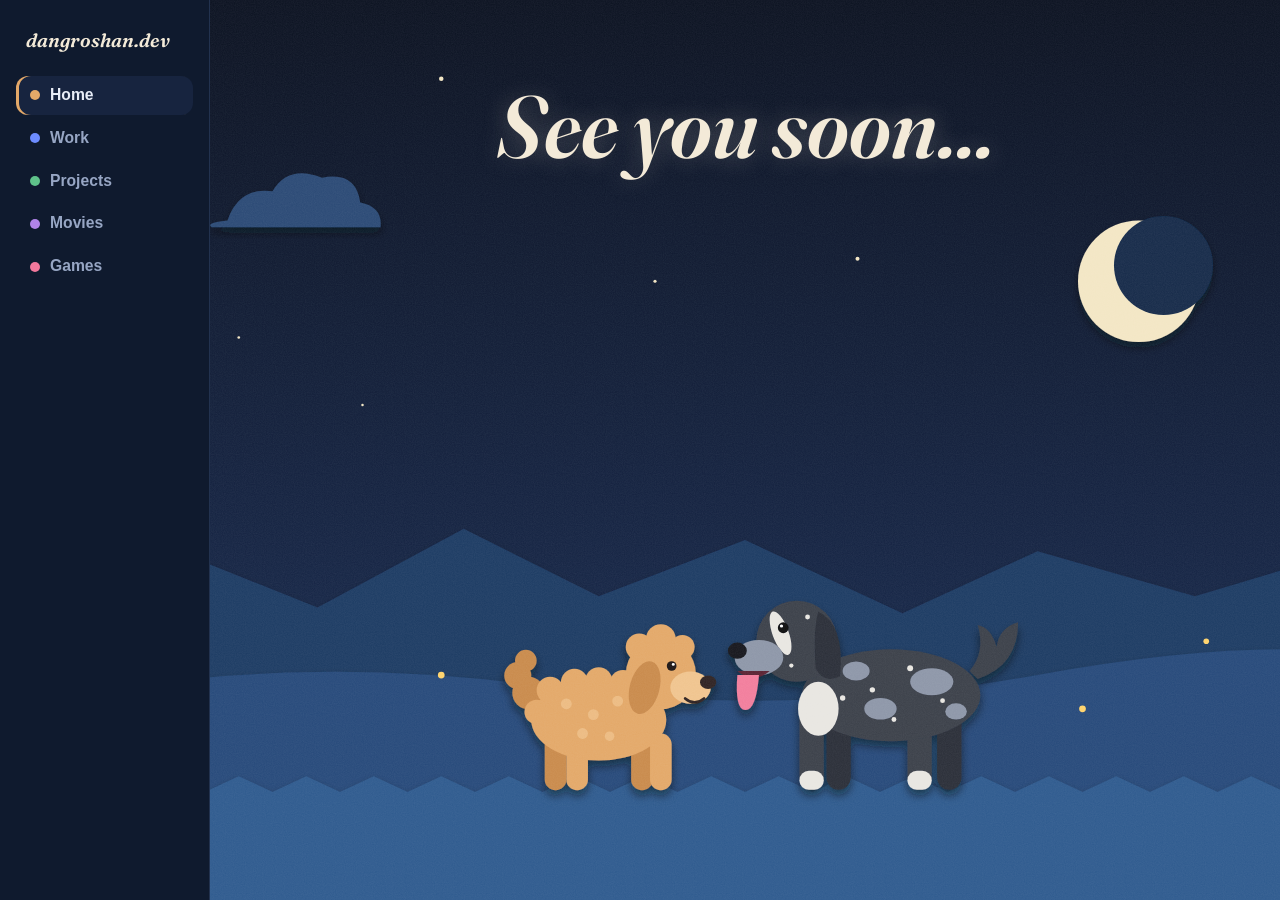
<file: index.html>
<!doctype html>
<!-- Generated by tools/build_placeholders.py — edit that, not this file. -->
<html lang="en">
<head>
  <meta charset="utf-8">
  <meta name="viewport" content="width=device-width, initial-scale=1">
  <meta name="color-scheme" content="dark">
  <title>Dan Groshan</title>
  <meta name="description" content="See you soon...">
  <link rel="icon" href="favicon.svg" type="image/svg+xml">
  <link rel="preconnect" href="https://fonts.googleapis.com">
  <link rel="preconnect" href="https://fonts.gstatic.com" crossorigin>
  <link href="https://fonts.googleapis.com/css2?family=Fraunces:ital,opsz,wght@1,9..144,600&display=swap" rel="stylesheet">
  <link rel="stylesheet" href="style.css">
</head>
<body class="page-home">
  <aside class="sidebar">
    <a class="brand" href="./">dangroshan.dev</a>
    <nav class="nav" aria-label="Pages">
      <a href="./" style="--c:var(--home)" aria-current="page"><span class="dot"></span>Home</a>
      <a href="work/" style="--c:var(--work)"><span class="dot"></span>Work</a>
      <a href="projects/" style="--c:var(--projects)"><span class="dot"></span>Projects</a>
      <a href="movies/" style="--c:var(--movies)"><span class="dot"></span>Movies</a>
      <a href="games/" style="--c:var(--games)"><span class="dot"></span>Games</a>
    </nav>
  </aside>

  <main>
    <div class="headline">
      <h1>See you soon...</h1>
    </div>
    <svg viewBox="0 0 1200 800" preserveAspectRatio="xMidYMax slice" role="img" aria-label="Paper cutout of Noodles and Shady face to face under the moon">
      <defs>
        <filter id="paper" x="-10%" y="-10%" width="120%" height="130%">
          <feDropShadow dx="0" dy="5" stdDeviation="4" flood-color="#030712" flood-opacity=".55"/>
        </filter>
      </defs>

      <circle class="twinkle" cx="90" cy="90" r="1.6" fill="#f3e6c4" style="animation-delay:-0.00s"/>
      <circle class="twinkle" cx="330" cy="70" r="2" fill="#f3e6c4" style="animation-delay:-0.37s"/>
      <circle class="twinkle" cx="520" cy="250" r="1.4" fill="#f3e6c4" style="animation-delay:-0.74s"/>
      <circle class="twinkle" cx="150" cy="300" r="1.2" fill="#f3e6c4" style="animation-delay:-1.11s"/>
      <circle class="twinkle" cx="700" cy="230" r="1.8" fill="#f3e6c4" style="animation-delay:-1.48s"/>
      <circle class="twinkle" cx="1090" cy="170" r="1.3" fill="#f3e6c4" style="animation-delay:-1.85s"/>
      <circle class="twinkle" cx="1150" cy="60" r="1.5" fill="#f3e6c4" style="animation-delay:-2.22s"/>
      <circle class="twinkle" cx="260" cy="360" r="1.1" fill="#f3e6c4" style="animation-delay:-0.19s"/>
      <circle class="twinkle" cx="1140" cy="400" r="1.2" fill="#f3e6c4" style="animation-delay:-0.56s"/>
      <circle class="twinkle" cx="80" cy="420" r="1.5" fill="#f3e6c4" style="animation-delay:-0.93s"/>
      <circle class="twinkle" cx="40" cy="200" r="1.1" fill="#f3e6c4" style="animation-delay:-1.30s"/>
      <g filter="url(#paper)"><circle cx="950" cy="250" r="54" fill="#f3e6c4"/><circle cx="972" cy="236" r="44" fill="#12294a"/></g>
      <g filter="url(#paper)"><path transform="translate(140 170) scale(1)" d="M0 26 q10 -30 40 -26 q14 -24 44 -12 q30 -6 34 22 q20 4 18 22 h-150 q-6 -4 14 -6z" fill="#2b4a75"/></g>
      <g filter="url(#paper)"><path d="M0 560 L120 500 L220 540 L350 470 L470 530 L600 480 L740 545 L860 490 L1000 530 L1200 470 V800 H0Z" fill="#1d3a63"/></g>
      <g filter="url(#paper)"><path d="M0 620 Q200 580 420 610 T860 600 T1200 590 V800 H0Z" fill="#26497a"/></g>
      <g filter="url(#paper)"><path d="M0 704 L30 690 L60 704 L90 690 L120 704 L150 690 L180 704 L210 690 L240 704 L270 690 L300 704 L330 690 L360 704 L390 690 L420 704 L450 690 L480 704 L510 690 L540 704 L570 690 L600 704 L630 690 L660 704 L690 690 L720 704 L750 690 L780 704 L810 690 L840 704 L870 690 L900 704 L930 690 L960 704 L990 690 L1020 704 L1050 690 L1080 704 L1110 690 L1140 704 L1170 690 L1200 704 V800 H0Z" fill="#2f5a8e"/></g>
      <g fill="#ffd36b">
        <circle class="twinkle" cx="330" cy="600" r="3" style="animation-duration:1.7s"/>
        <circle class="twinkle" cx="900" cy="630" r="3" style="animation-duration:2.1s;animation-delay:-.8s"/>
        <circle class="twinkle" cx="1010" cy="570" r="2.5" style="animation-duration:1.4s;animation-delay:-.3s"/>
      </g>
      <g filter="url(#paper)"><g transform="translate(470 640) scale(1.2)">
        <g class="wag">
          <circle cx="-52" cy="-20" r="12" fill="#c98a4c"/><circle cx="-60" cy="-33" r="10" fill="#c98a4c"/><circle cx="-54" cy="-44" r="8" fill="#c98a4c"/>
        </g>
        <g fill="#c98a4c"><rect x="-40" y="8" width="16" height="44" rx="8"/><rect x="24" y="8" width="16" height="44" rx="8"/></g>
        <g fill="#e3a868"><rect x="-24" y="10" width="16" height="42" rx="8"/><rect x="38" y="10" width="16" height="42" rx="8"/></g>
        <ellipse cx="0" cy="0" rx="50" ry="30" fill="#e3a868"/>
        <g fill="#e3a868"><circle cx="-36" cy="-22" r="10"/><circle cx="-18" cy="-28" r="10"/><circle cx="0" cy="-29" r="10"/><circle cx="18" cy="-27" r="10"/><circle cx="-46" cy="-6" r="9"/></g>
        <g fill="#f0c48e" opacity=".7"><circle cx="-24" cy="-12" r="4"/><circle cx="-4" cy="-4" r="4"/><circle cx="14" cy="-14" r="4"/><circle cx="-12" cy="10" r="4"/><circle cx="8" cy="12" r="3.5"/></g>
        <circle cx="46" cy="-34" r="26" fill="#e3a868"/>
        <g fill="#e3a868"><circle cx="30" cy="-54" r="10"/><circle cx="46" cy="-60" r="11"/><circle cx="62" cy="-54" r="9"/></g>
        <ellipse cx="34" cy="-24" rx="11" ry="20" fill="#c98a4c" transform="rotate(15 34 -24)"/>
        <ellipse cx="68" cy="-24" rx="15" ry="12" fill="#f0c48e"/>
        <ellipse cx="81" cy="-28" rx="6" ry="5" fill="#2e2420"/>
        <circle cx="54" cy="-40" r="3.6" fill="#1d1512"/><circle cx="55.2" cy="-41.2" r="1.1" fill="#fff"/>
        <path d="M64 -16 q7 6 14 0" fill="none" stroke="#2e2420" stroke-width="2" stroke-linecap="round"/></g></g>
      <g filter="url(#paper)"><g transform="translate(730 618) scale(-1.2 1.2)">
        <g class="wag" style="animation-duration:.3s">
          <path d="M-64 -12 q-30 -10 -30 -42 q14 4 16 18 q4 -14 14 -16 q-6 20 6 34z" fill="#3a3f4a"/>
        </g>
        <g fill="#2a2e37"><rect x="-52" y="6" width="18" height="64" rx="9"/><rect x="30" y="6" width="18" height="64" rx="9"/></g>
        <g fill="#3a3f4a"><rect x="-30" y="8" width="18" height="62" rx="9"/><rect x="50" y="8" width="18" height="62" rx="9"/></g>
        <g fill="#e8e6e1"><rect x="-30" y="56" width="18" height="14" rx="7"/><rect x="50" y="56" width="18" height="14" rx="7"/></g>
        <ellipse cx="0" cy="0" rx="66" ry="34" fill="#3a3f4a"/>
        <g fill="#8d96a8"><ellipse cx="-30" cy="-10" rx="16" ry="10"/><ellipse cx="8" cy="10" rx="12" ry="8"/><ellipse cx="26" cy="-18" rx="10" ry="7"/><ellipse cx="-48" cy="12" rx="8" ry="6"/></g>
        <g fill="#e8e6e1"><circle cx="-14" cy="-20" r="2.2"/><circle cx="-38" cy="4" r="1.8"/><circle cx="14" cy="-4" r="2"/><circle cx="-2" cy="18" r="1.8"/><circle cx="36" cy="2" r="2"/></g>
        <ellipse cx="54" cy="10" rx="15" ry="20" fill="#e8e6e1"/>
        <circle cx="70" cy="-40" r="30" fill="#3a3f4a"/>
        <ellipse cx="82" cy="-46" rx="6" ry="17" fill="#e8e6e1" transform="rotate(20 82 -46)"/>
        <ellipse cx="98" cy="-28" rx="18" ry="13" fill="#8d96a8"/>
        <ellipse cx="114" cy="-33" rx="7" ry="6" fill="#15171c"/>
        <path d="M90 -18 q12 10 24 0z" fill="#5a2232"/>
        <path class="pant" d="M98 -15 q2 26 10 26 q8 0 6 -26z" fill="#f27d9c"/>
        <circle cx="80" cy="-50" r="4" fill="#0b0c10"/><circle cx="81.3" cy="-51.3" r="1.2" fill="#fff"/>
        <path d="M54 -62 q-20 10 -16 48 q12 6 18 -6 q2 -28 -2 -42z" fill="#2a2e37"/>
        <g fill="#e8e6e1"><circle cx="62" cy="-58" r="1.8"/><circle cx="74" cy="-22" r="1.6"/></g></g></g>
    </svg>
  </main>
  <script src="site.js"></script>
</body>
</html>
</file>
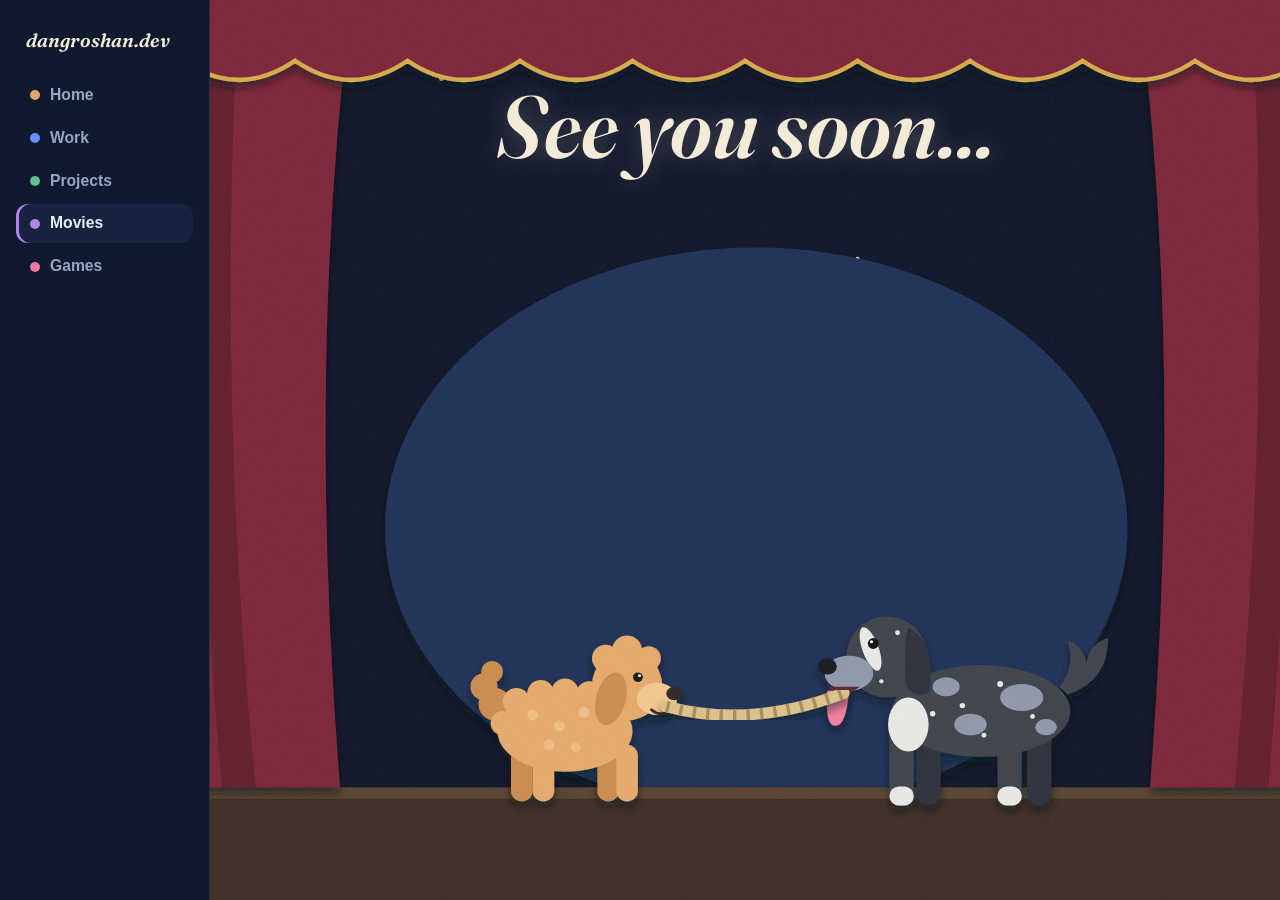
<file: movies/index.html>
<!doctype html>
<!-- Generated by tools/build_placeholders.py — edit that, not this file. -->
<html lang="en">
<head>
  <meta charset="utf-8">
  <meta name="viewport" content="width=device-width, initial-scale=1">
  <meta name="color-scheme" content="dark">
  <title>Movies · Dan Groshan</title>
  <meta name="description" content="See you soon...">
  <link rel="icon" href="../favicon.svg" type="image/svg+xml">
  <link rel="preconnect" href="https://fonts.googleapis.com">
  <link rel="preconnect" href="https://fonts.gstatic.com" crossorigin>
  <link href="https://fonts.googleapis.com/css2?family=Fraunces:ital,opsz,wght@1,9..144,600&display=swap" rel="stylesheet">
  <link rel="stylesheet" href="../style.css">
</head>
<body class="page-movies">
  <aside class="sidebar">
    <a class="brand" href="../">dangroshan.dev</a>
    <nav class="nav" aria-label="Pages">
      <a href="../" style="--c:var(--home)"><span class="dot"></span>Home</a>
      <a href="../work/" style="--c:var(--work)"><span class="dot"></span>Work</a>
      <a href="../projects/" style="--c:var(--projects)"><span class="dot"></span>Projects</a>
      <a href="../movies/" style="--c:var(--movies)" aria-current="page"><span class="dot"></span>Movies</a>
      <a href="../games/" style="--c:var(--games)"><span class="dot"></span>Games</a>
    </nav>
  </aside>

  <main>
    <div class="headline">
      <h1>See you soon...</h1>
    </div>
    <svg viewBox="0 0 1200 800" preserveAspectRatio="xMidYMax slice" role="img" aria-label="Paper cutout of Noodles and Shady playing tug-of-war on a theatre stage">
      <defs>
        <filter id="paper" x="-10%" y="-10%" width="120%" height="130%">
          <feDropShadow dx="0" dy="5" stdDeviation="4" flood-color="#030712" flood-opacity=".55"/>
        </filter>
      </defs>

      <circle class="twinkle" cx="90" cy="90" r="1.6" fill="#f3e6c4" style="animation-delay:-0.00s"/>
      <circle class="twinkle" cx="330" cy="70" r="2" fill="#f3e6c4" style="animation-delay:-0.37s"/>
      <circle class="twinkle" cx="520" cy="250" r="1.4" fill="#f3e6c4" style="animation-delay:-0.74s"/>
      <circle class="twinkle" cx="150" cy="300" r="1.2" fill="#f3e6c4" style="animation-delay:-1.11s"/>
      <circle class="twinkle" cx="700" cy="230" r="1.8" fill="#f3e6c4" style="animation-delay:-1.48s"/>
      <circle class="twinkle" cx="1090" cy="170" r="1.3" fill="#f3e6c4" style="animation-delay:-1.85s"/>
      <g filter="url(#paper)"><ellipse cx="610" cy="470" rx="330" ry="250" fill="#1b2f55"/></g>
      <g filter="url(#paper)"><rect x="0" y="700" width="1200" height="100" fill="#3b2a24"/><rect x="0" y="700" width="1200" height="10" fill="#57402f"/></g>
      <g class="tug">
        <g filter="url(#paper)"><g transform="translate(440 650) scale(1.2)">
        <g class="wag">
          <circle cx="-52" cy="-20" r="12" fill="#c98a4c"/><circle cx="-60" cy="-33" r="10" fill="#c98a4c"/><circle cx="-54" cy="-44" r="8" fill="#c98a4c"/>
        </g>
        <g fill="#c98a4c"><rect x="-40" y="8" width="16" height="44" rx="8"/><rect x="24" y="8" width="16" height="44" rx="8"/></g>
        <g fill="#e3a868"><rect x="-24" y="10" width="16" height="42" rx="8"/><rect x="38" y="10" width="16" height="42" rx="8"/></g>
        <ellipse cx="0" cy="0" rx="50" ry="30" fill="#e3a868"/>
        <g fill="#e3a868"><circle cx="-36" cy="-22" r="10"/><circle cx="-18" cy="-28" r="10"/><circle cx="0" cy="-29" r="10"/><circle cx="18" cy="-27" r="10"/><circle cx="-46" cy="-6" r="9"/></g>
        <g fill="#f0c48e" opacity=".7"><circle cx="-24" cy="-12" r="4"/><circle cx="-4" cy="-4" r="4"/><circle cx="14" cy="-14" r="4"/><circle cx="-12" cy="10" r="4"/><circle cx="8" cy="12" r="3.5"/></g>
        <circle cx="46" cy="-34" r="26" fill="#e3a868"/>
        <g fill="#e3a868"><circle cx="30" cy="-54" r="10"/><circle cx="46" cy="-60" r="11"/><circle cx="62" cy="-54" r="9"/></g>
        <ellipse cx="34" cy="-24" rx="11" ry="20" fill="#c98a4c" transform="rotate(15 34 -24)"/>
        <ellipse cx="68" cy="-24" rx="15" ry="12" fill="#f0c48e"/>
        <ellipse cx="81" cy="-28" rx="6" ry="5" fill="#2e2420"/>
        <circle cx="54" cy="-40" r="3.6" fill="#1d1512"/><circle cx="55.2" cy="-41.2" r="1.1" fill="#fff"/>
        <path d="M64 -16 q7 6 14 0" fill="none" stroke="#2e2420" stroke-width="2" stroke-linecap="round"/></g></g>
        <g filter="url(#paper)"><g transform="translate(810 632) scale(-1.2 1.2)">
        <g class="wag" style="animation-duration:.3s">
          <path d="M-64 -12 q-30 -10 -30 -42 q14 4 16 18 q4 -14 14 -16 q-6 20 6 34z" fill="#3a3f4a"/>
        </g>
        <g fill="#2a2e37"><rect x="-52" y="6" width="18" height="64" rx="9"/><rect x="30" y="6" width="18" height="64" rx="9"/></g>
        <g fill="#3a3f4a"><rect x="-30" y="8" width="18" height="62" rx="9"/><rect x="50" y="8" width="18" height="62" rx="9"/></g>
        <g fill="#e8e6e1"><rect x="-30" y="56" width="18" height="14" rx="7"/><rect x="50" y="56" width="18" height="14" rx="7"/></g>
        <ellipse cx="0" cy="0" rx="66" ry="34" fill="#3a3f4a"/>
        <g fill="#8d96a8"><ellipse cx="-30" cy="-10" rx="16" ry="10"/><ellipse cx="8" cy="10" rx="12" ry="8"/><ellipse cx="26" cy="-18" rx="10" ry="7"/><ellipse cx="-48" cy="12" rx="8" ry="6"/></g>
        <g fill="#e8e6e1"><circle cx="-14" cy="-20" r="2.2"/><circle cx="-38" cy="4" r="1.8"/><circle cx="14" cy="-4" r="2"/><circle cx="-2" cy="18" r="1.8"/><circle cx="36" cy="2" r="2"/></g>
        <ellipse cx="54" cy="10" rx="15" ry="20" fill="#e8e6e1"/>
        <circle cx="70" cy="-40" r="30" fill="#3a3f4a"/>
        <ellipse cx="82" cy="-46" rx="6" ry="17" fill="#e8e6e1" transform="rotate(20 82 -46)"/>
        <ellipse cx="98" cy="-28" rx="18" ry="13" fill="#8d96a8"/>
        <ellipse cx="114" cy="-33" rx="7" ry="6" fill="#15171c"/>
        <path d="M90 -18 q12 10 24 0z" fill="#5a2232"/>
        <path class="pant" d="M98 -15 q2 26 10 26 q8 0 6 -26z" fill="#f27d9c"/>
        <circle cx="80" cy="-50" r="4" fill="#0b0c10"/><circle cx="81.3" cy="-51.3" r="1.2" fill="#fff"/>
        <path d="M54 -62 q-20 10 -16 48 q12 6 18 -6 q2 -28 -2 -42z" fill="#2a2e37"/>
        <g fill="#e8e6e1"><circle cx="62" cy="-58" r="1.8"/><circle cx="74" cy="-22" r="1.6"/></g></g></g>
        <g filter="url(#paper)"><path d="M530 628 Q605 648 688 616" fill="none" stroke="#d9c08a" stroke-width="10" stroke-linecap="round"/><path d="M530 628 Q605 648 688 616" fill="none" stroke="#a88a52" stroke-width="10" stroke-dasharray="3 9"/></g>
      </g>
      <g filter="url(#paper)"><path d="M0 0 H250 Q210 320 240 700 H0Z" fill="#7a2236"/><path d="M60 0 Q40 350 70 700 H40 Q14 350 30 0Z M150 0 Q130 350 165 700 H135 Q104 350 120 0Z" fill="#5e1a2a"/></g>
      <g filter="url(#paper)"><path d="M1200 0 H950 Q990 320 960 700 H1200Z" fill="#7a2236"/><path d="M1140 0 Q1160 350 1130 700 H1160 Q1186 350 1170 0Z M1050 0 Q1070 350 1035 700 H1065 Q1096 350 1080 0Z" fill="#5e1a2a"/></g>
      <g filter="url(#paper)"><path d="M0 0 H1200 V54 q-50 34 -100 0 q-50 34 -100 0 q-50 34 -100 0 q-50 34 -100 0 q-50 34 -100 0 q-50 34 -100 0 q-50 34 -100 0 q-50 34 -100 0 q-50 34 -100 0 q-50 34 -100 0 q-50 34 -100 0 q-50 34 -100 0 Z" fill="#7a2236"/><path d="M0 54 q50 34 100 0 q50 34 100 0 q50 34 100 0 q50 34 100 0 q50 34 100 0 q50 34 100 0 q50 34 100 0 q50 34 100 0 q50 34 100 0 q50 34 100 0 q50 34 100 0 q50 34 100 0 " fill="none" stroke="#d4a84a" stroke-width="4"/></g>
    </svg>
  </main>
  <script src="../site.js"></script>
</body>
</html>
</file>
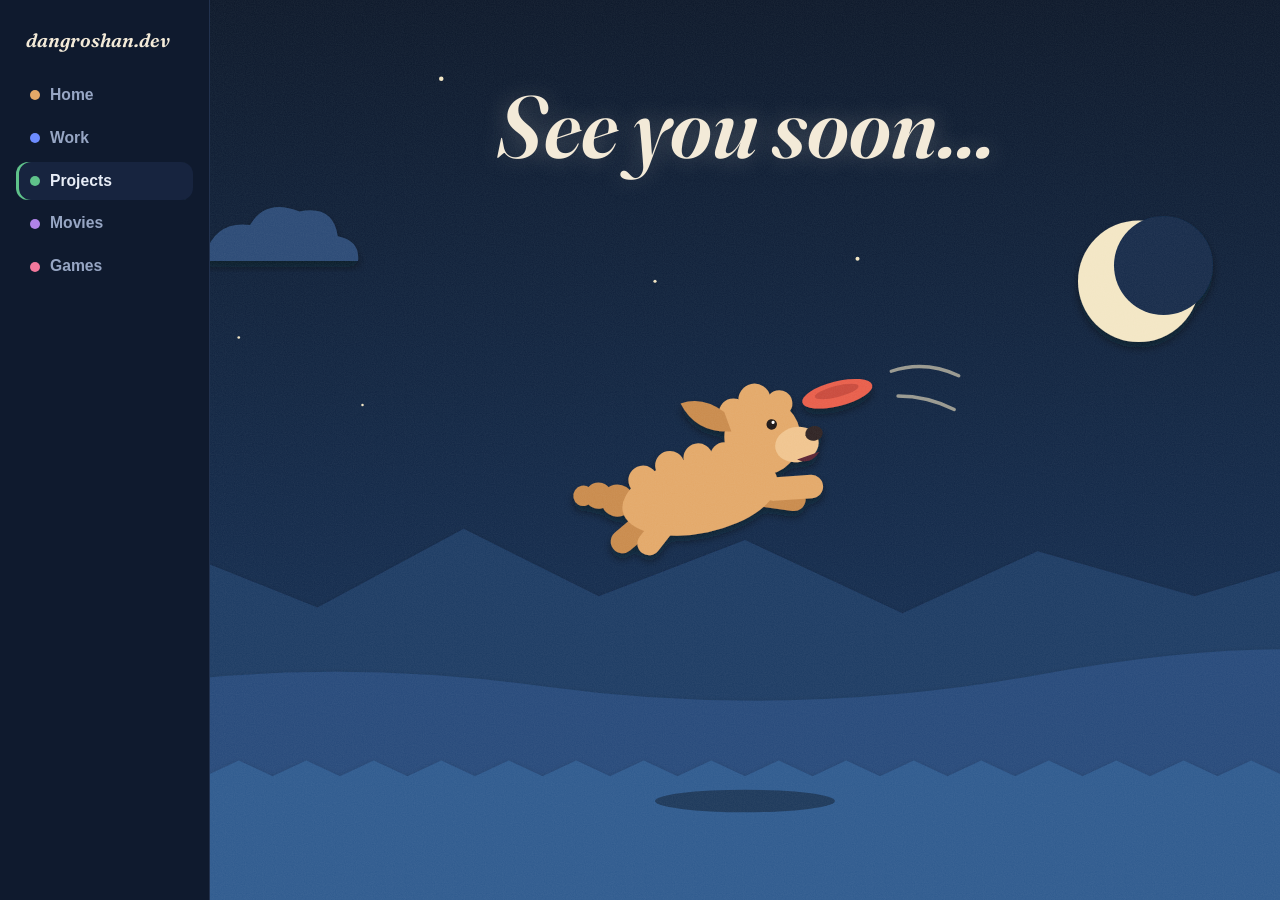
<file: projects/index.html>
<!doctype html>
<!-- Generated by tools/build_placeholders.py — edit that, not this file. -->
<html lang="en">
<head>
  <meta charset="utf-8">
  <meta name="viewport" content="width=device-width, initial-scale=1">
  <meta name="color-scheme" content="dark">
  <title>Projects · Dan Groshan</title>
  <meta name="description" content="See you soon...">
  <link rel="icon" href="../favicon.svg" type="image/svg+xml">
  <link rel="preconnect" href="https://fonts.googleapis.com">
  <link rel="preconnect" href="https://fonts.gstatic.com" crossorigin>
  <link href="https://fonts.googleapis.com/css2?family=Fraunces:ital,opsz,wght@1,9..144,600&display=swap" rel="stylesheet">
  <link rel="stylesheet" href="../style.css">
</head>
<body class="page-projects">
  <aside class="sidebar">
    <a class="brand" href="../">dangroshan.dev</a>
    <nav class="nav" aria-label="Pages">
      <a href="../" style="--c:var(--home)"><span class="dot"></span>Home</a>
      <a href="../work/" style="--c:var(--work)"><span class="dot"></span>Work</a>
      <a href="../projects/" style="--c:var(--projects)" aria-current="page"><span class="dot"></span>Projects</a>
      <a href="../movies/" style="--c:var(--movies)"><span class="dot"></span>Movies</a>
      <a href="../games/" style="--c:var(--games)"><span class="dot"></span>Games</a>
    </nav>
  </aside>

  <main>
    <div class="headline">
      <h1>See you soon...</h1>
    </div>
    <svg viewBox="0 0 1200 800" preserveAspectRatio="xMidYMax slice" role="img" aria-label="Paper cutout of Noodles leaping to catch a frisbee">
      <defs>
        <filter id="paper" x="-10%" y="-10%" width="120%" height="130%">
          <feDropShadow dx="0" dy="5" stdDeviation="4" flood-color="#030712" flood-opacity=".55"/>
        </filter>
      </defs>

      <circle class="twinkle" cx="90" cy="90" r="1.6" fill="#f3e6c4" style="animation-delay:-0.00s"/>
      <circle class="twinkle" cx="330" cy="70" r="2" fill="#f3e6c4" style="animation-delay:-0.37s"/>
      <circle class="twinkle" cx="520" cy="250" r="1.4" fill="#f3e6c4" style="animation-delay:-0.74s"/>
      <circle class="twinkle" cx="150" cy="300" r="1.2" fill="#f3e6c4" style="animation-delay:-1.11s"/>
      <circle class="twinkle" cx="700" cy="230" r="1.8" fill="#f3e6c4" style="animation-delay:-1.48s"/>
      <circle class="twinkle" cx="1090" cy="170" r="1.3" fill="#f3e6c4" style="animation-delay:-1.85s"/>
      <circle class="twinkle" cx="1150" cy="60" r="1.5" fill="#f3e6c4" style="animation-delay:-2.22s"/>
      <circle class="twinkle" cx="260" cy="360" r="1.1" fill="#f3e6c4" style="animation-delay:-0.19s"/>
      <circle class="twinkle" cx="1140" cy="400" r="1.2" fill="#f3e6c4" style="animation-delay:-0.56s"/>
      <circle class="twinkle" cx="80" cy="420" r="1.5" fill="#f3e6c4" style="animation-delay:-0.93s"/>
      <circle class="twinkle" cx="40" cy="200" r="1.1" fill="#f3e6c4" style="animation-delay:-1.30s"/>
      <g filter="url(#paper)"><circle cx="950" cy="250" r="54" fill="#f3e6c4"/><circle cx="972" cy="236" r="44" fill="#12294a"/></g>
      <g filter="url(#paper)"><path transform="translate(120 200) scale(1)" d="M0 26 q10 -30 40 -26 q14 -24 44 -12 q30 -6 34 22 q20 4 18 22 h-150 q-6 -4 14 -6z" fill="#2b4a75"/></g>
      <g filter="url(#paper)"><path d="M0 560 L120 500 L220 540 L350 470 L470 530 L600 480 L740 545 L860 490 L1000 530 L1200 470 V800 H0Z" fill="#1d3a63"/></g>
      <g filter="url(#paper)"><path d="M0 620 Q200 580 420 610 T860 600 T1200 590 V800 H0Z" fill="#26497a"/></g>
      <g filter="url(#paper)"><path d="M0 690 L30 676 L60 690 L90 676 L120 690 L150 676 L180 690 L210 676 L240 690 L270 676 L300 690 L330 676 L360 690 L390 676 L420 690 L450 676 L480 690 L510 676 L540 690 L570 676 L600 690 L630 676 L660 690 L690 676 L720 690 L750 676 L780 690 L810 676 L840 690 L870 676 L900 690 L930 676 L960 690 L990 676 L1020 690 L1050 676 L1080 690 L1110 676 L1140 690 L1170 676 L1200 690 V800 H0Z" fill="#2f5a8e"/></g>
      <ellipse cx="600" cy="712" rx="80" ry="10" fill="#0b1729" opacity=".5"/>
      <g class="float">
        <g filter="url(#paper)"><g transform="translate(560 440) rotate(-12) scale(1.3)">
          <g fill="#c98a4c">
            <rect x="-40" y="0" width="16" height="44" rx="8" transform="rotate(62 -32 6)"/>
            <rect x="26" y="0" width="16" height="44" rx="8" transform="rotate(-70 34 6)"/>
          </g>
          <g fill="#e3a868">
            <rect x="-26" y="2" width="16" height="42" rx="8" transform="rotate(50 -18 6)"/>
            <rect x="38" y="2" width="16" height="42" rx="8" transform="rotate(-82 46 6)"/>
          </g>
          <g fill="#c98a4c"><circle cx="-56" cy="-8" r="11"/><circle cx="-68" cy="-14" r="9"/><circle cx="-78" cy="-16" r="7"/></g>
          <ellipse cx="0" cy="0" rx="54" ry="26" fill="#e3a868"/>
          <g fill="#e3a868"><circle cx="-36" cy="-18" r="10"/><circle cx="-16" cy="-24" r="10"/><circle cx="4" cy="-25" r="10"/><circle cx="22" cy="-22" r="10"/></g>
          <circle cx="50" cy="-30" r="26" fill="#e3a868"/>
          <g fill="#e3a868"><circle cx="34" cy="-50" r="10"/><circle cx="50" cy="-56" r="11"/><circle cx="66" cy="-50" r="9"/></g>
          <path d="M30 -38 q-24 -4 -30 -26 q16 -2 28 12z" fill="#c98a4c"/>
          <ellipse cx="72" cy="-20" rx="15" ry="12" fill="#f0c48e"/>
          <ellipse cx="85" cy="-25" rx="6" ry="5" fill="#2e2420"/>
          <circle cx="58" cy="-37" r="3.6" fill="#1d1512"/><circle cx="59.2" cy="-38.2" r="1.1" fill="#fff"/>
          <path d="M70 -10 q8 6 16 -2" fill="#5a2232"/></g></g>
        <g filter="url(#paper)"><g transform="translate(682 350) rotate(-14)"><g class="spin"><ellipse cx="0" cy="0" rx="32" ry="11" fill="#e85d4a"/><ellipse cx="0" cy="-2" rx="20" ry="5" fill="#c94a3a"/></g></g></g>
        <path d="M730 330 q30 -10 60 4 M736 352 q26 0 50 12" fill="none" stroke="#f3e6c4" stroke-width="3" stroke-linecap="round" opacity=".6"/>
      </g>
    </svg>
  </main>
  <script src="../site.js"></script>
</body>
</html>
</file>
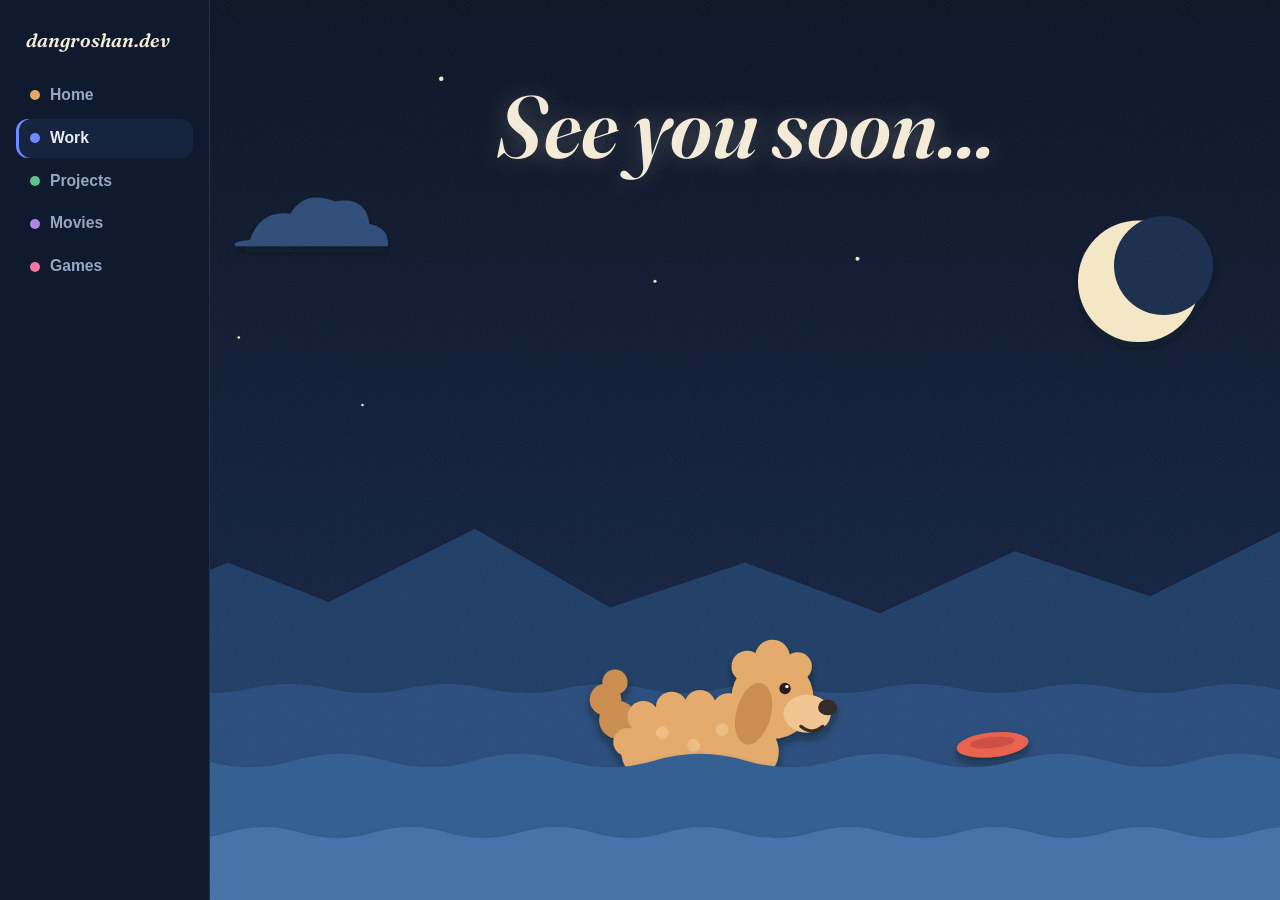
<file: work/index.html>
<!doctype html>
<!-- Generated by tools/build_placeholders.py — edit that, not this file. -->
<html lang="en">
<head>
  <meta charset="utf-8">
  <meta name="viewport" content="width=device-width, initial-scale=1">
  <meta name="color-scheme" content="dark">
  <title>Work · Dan Groshan</title>
  <meta name="description" content="See you soon...">
  <link rel="icon" href="../favicon.svg" type="image/svg+xml">
  <link rel="preconnect" href="https://fonts.googleapis.com">
  <link rel="preconnect" href="https://fonts.gstatic.com" crossorigin>
  <link href="https://fonts.googleapis.com/css2?family=Fraunces:ital,opsz,wght@1,9..144,600&display=swap" rel="stylesheet">
  <link rel="stylesheet" href="../style.css">
</head>
<body class="page-work">
  <aside class="sidebar">
    <a class="brand" href="../">dangroshan.dev</a>
    <nav class="nav" aria-label="Pages">
      <a href="../" style="--c:var(--home)"><span class="dot"></span>Home</a>
      <a href="../work/" style="--c:var(--work)" aria-current="page"><span class="dot"></span>Work</a>
      <a href="../projects/" style="--c:var(--projects)"><span class="dot"></span>Projects</a>
      <a href="../movies/" style="--c:var(--movies)"><span class="dot"></span>Movies</a>
      <a href="../games/" style="--c:var(--games)"><span class="dot"></span>Games</a>
    </nav>
  </aside>

  <main>
    <div class="headline">
      <h1>See you soon...</h1>
    </div>
    <svg viewBox="0 0 1200 800" preserveAspectRatio="xMidYMax slice" role="img" aria-label="Paper cutout of Noodles swimming toward a floating frisbee">
      <defs>
        <filter id="paper" x="-10%" y="-10%" width="120%" height="130%">
          <feDropShadow dx="0" dy="5" stdDeviation="4" flood-color="#030712" flood-opacity=".55"/>
        </filter>
      </defs>

      <circle class="twinkle" cx="90" cy="90" r="1.6" fill="#f3e6c4" style="animation-delay:-0.00s"/>
      <circle class="twinkle" cx="330" cy="70" r="2" fill="#f3e6c4" style="animation-delay:-0.37s"/>
      <circle class="twinkle" cx="520" cy="250" r="1.4" fill="#f3e6c4" style="animation-delay:-0.74s"/>
      <circle class="twinkle" cx="150" cy="300" r="1.2" fill="#f3e6c4" style="animation-delay:-1.11s"/>
      <circle class="twinkle" cx="700" cy="230" r="1.8" fill="#f3e6c4" style="animation-delay:-1.48s"/>
      <circle class="twinkle" cx="1090" cy="170" r="1.3" fill="#f3e6c4" style="animation-delay:-1.85s"/>
      <circle class="twinkle" cx="1150" cy="60" r="1.5" fill="#f3e6c4" style="animation-delay:-2.22s"/>
      <circle class="twinkle" cx="260" cy="360" r="1.1" fill="#f3e6c4" style="animation-delay:-0.19s"/>
      <circle class="twinkle" cx="1140" cy="400" r="1.2" fill="#f3e6c4" style="animation-delay:-0.56s"/>
      <circle class="twinkle" cx="80" cy="420" r="1.5" fill="#f3e6c4" style="animation-delay:-0.93s"/>
      <circle class="twinkle" cx="40" cy="200" r="1.1" fill="#f3e6c4" style="animation-delay:-1.30s"/>
      <g filter="url(#paper)"><circle cx="950" cy="250" r="54" fill="#f3e6c4"/><circle cx="972" cy="236" r="44" fill="#12294a"/></g>
      <g filter="url(#paper)"><path transform="translate(160 190) scale(0.9)" d="M0 26 q10 -30 40 -26 q14 -24 44 -12 q30 -6 34 22 q20 4 18 22 h-150 q-6 -4 14 -6z" fill="#2b4a75"/></g>
      <g filter="url(#paper)"><path d="M0 560 L140 500 L230 535 L360 470 L480 540 L600 500 L720 545 L840 490 L960 530 L1080 470 L1200 520 V800 H0Z" fill="#1d3a63"/></g>
      <g filter="url(#paper)"><path d="M-120 612 q35.0 -8 70.0 0 t70.0 0 q35.0 -8 70.0 0 t70.0 0 q35.0 -8 70.0 0 t70.0 0 q35.0 -8 70.0 0 t70.0 0 q35.0 -8 70.0 0 t70.0 0 q35.0 -8 70.0 0 t70.0 0 q35.0 -8 70.0 0 t70.0 0 q35.0 -8 70.0 0 t70.0 0 q35.0 -8 70.0 0 t70.0 0 q35.0 -8 70.0 0 t70.0 0 q35.0 -8 70.0 0 t70.0 0 V800 H-120Z" fill="#26497a"/></g>
      <g class="paddle">
        <g filter="url(#paper)"><g transform="translate(560 668) scale(1.4)">
        <g class="wag">
          <circle cx="-52" cy="-20" r="12" fill="#c98a4c"/><circle cx="-60" cy="-33" r="10" fill="#c98a4c"/><circle cx="-54" cy="-44" r="8" fill="#c98a4c"/>
        </g>
        <g fill="#c98a4c"><rect x="-40" y="8" width="16" height="44" rx="8"/><rect x="24" y="8" width="16" height="44" rx="8"/></g>
        <g fill="#e3a868"><rect x="-24" y="10" width="16" height="42" rx="8"/><rect x="38" y="10" width="16" height="42" rx="8"/></g>
        <ellipse cx="0" cy="0" rx="50" ry="30" fill="#e3a868"/>
        <g fill="#e3a868"><circle cx="-36" cy="-22" r="10"/><circle cx="-18" cy="-28" r="10"/><circle cx="0" cy="-29" r="10"/><circle cx="18" cy="-27" r="10"/><circle cx="-46" cy="-6" r="9"/></g>
        <g fill="#f0c48e" opacity=".7"><circle cx="-24" cy="-12" r="4"/><circle cx="-4" cy="-4" r="4"/><circle cx="14" cy="-14" r="4"/><circle cx="-12" cy="10" r="4"/><circle cx="8" cy="12" r="3.5"/></g>
        <circle cx="46" cy="-34" r="26" fill="#e3a868"/>
        <g fill="#e3a868"><circle cx="30" cy="-54" r="10"/><circle cx="46" cy="-60" r="11"/><circle cx="62" cy="-54" r="9"/></g>
        <ellipse cx="34" cy="-24" rx="11" ry="20" fill="#c98a4c" transform="rotate(15 34 -24)"/>
        <ellipse cx="68" cy="-24" rx="15" ry="12" fill="#f0c48e"/>
        <ellipse cx="81" cy="-28" rx="6" ry="5" fill="#2e2420"/>
        <circle cx="54" cy="-40" r="3.6" fill="#1d1512"/><circle cx="55.2" cy="-41.2" r="1.1" fill="#fff"/>
        <path d="M64 -16 q7 6 14 0" fill="none" stroke="#2e2420" stroke-width="2" stroke-linecap="round"/></g></g>
      </g>
      <g filter="url(#paper)"><g transform="translate(820 662) rotate(-6)"><ellipse cx="0" cy="0" rx="32" ry="11" fill="#e85d4a"/><ellipse cx="0" cy="-2" rx="20" ry="5" fill="#c94a3a"/></g></g>
      <g class="tide"><g filter="url(#paper)"><path d="M-120 676 q40.0 -12 80.0 0 t80.0 0 q40.0 -12 80.0 0 t80.0 0 q40.0 -12 80.0 0 t80.0 0 q40.0 -12 80.0 0 t80.0 0 q40.0 -12 80.0 0 t80.0 0 q40.0 -12 80.0 0 t80.0 0 q40.0 -12 80.0 0 t80.0 0 q40.0 -12 80.0 0 t80.0 0 q40.0 -12 80.0 0 t80.0 0 V800 H-120Z" fill="#2f5a8e"/></g></g>
      <g class="tide" style="animation-delay:-1.3s"><g filter="url(#paper)"><path d="M-120 740 q32.5 -10 65.0 0 t65.0 0 q32.5 -10 65.0 0 t65.0 0 q32.5 -10 65.0 0 t65.0 0 q32.5 -10 65.0 0 t65.0 0 q32.5 -10 65.0 0 t65.0 0 q32.5 -10 65.0 0 t65.0 0 q32.5 -10 65.0 0 t65.0 0 q32.5 -10 65.0 0 t65.0 0 q32.5 -10 65.0 0 t65.0 0 q32.5 -10 65.0 0 t65.0 0 q32.5 -10 65.0 0 t65.0 0 q32.5 -10 65.0 0 t65.0 0 V800 H-120Z" fill="#3f6ea6"/></g></g>
    </svg>
  </main>
  <script src="../site.js"></script>
</body>
</html>
</file>
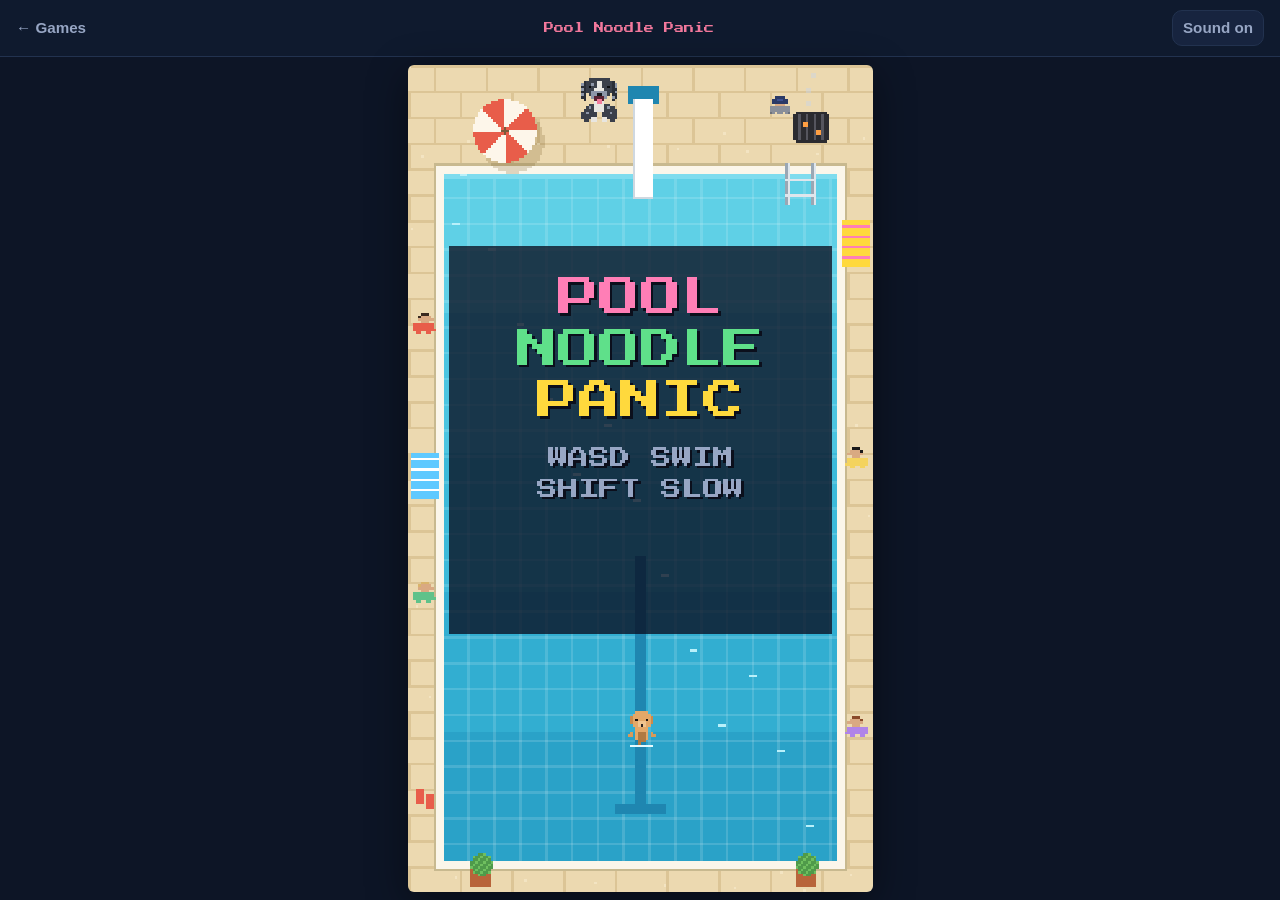
<file: games/pool-noodle-panic/index.html>
<!doctype html>
<html lang="en">
<head>
  <meta charset="utf-8">
  <meta name="viewport" content="width=device-width, initial-scale=1, viewport-fit=cover">
  <meta name="color-scheme" content="dark">
  <title>Pool Noodle Panic · Dan Groshan</title>
  <meta name="description" content="Pool Noodle Panic: help Noodles survive the wildest pool party.">
  <link rel="icon" href="../../favicon.svg" type="image/svg+xml">
  <link rel="preconnect" href="https://fonts.googleapis.com">
  <link rel="preconnect" href="https://fonts.gstatic.com" crossorigin>
  <link href="https://fonts.googleapis.com/css2?family=Press+Start+2P&display=swap" rel="stylesheet">
  <link rel="stylesheet" href="../../style.css">
  <style>
    body { display: flex; flex-direction: column; height: 100dvh; overflow: hidden; }
    .bar {
      display: flex; align-items: center; justify-content: space-between; gap: 12px;
      padding: 10px 16px; border-bottom: 1px solid var(--line); background: var(--panel);
      font: 600 .95rem/1.2 -apple-system, BlinkMacSystemFont, "Segoe UI", Roboto, sans-serif;
    }
    .bar a { color: var(--muted); text-decoration: none; }
    .bar a:hover, .bar a:focus-visible { color: var(--text); }
    .bar h1 { margin: 0; font: 10px/1.4 "Press Start 2P", monospace; color: var(--games); text-align: center; }
    .bar button {
      font: inherit; color: var(--muted); background: var(--raised); border: 1px solid var(--line);
      border-radius: 10px; padding: 6px 10px; cursor: pointer; min-width: 44px; min-height: 36px;
    }
    .bar button:focus-visible { outline: 2px solid var(--games); outline-offset: 2px; }

    /* the whole play area takes drags on touch screens, not just the canvas */
    .game { position: relative; flex: 1; min-height: 0; display: flex; align-items: center; justify-content: center; touch-action: none; user-select: none; -webkit-user-select: none; }
    canvas { display: block; image-rendering: pixelated; image-rendering: crisp-edges; border-radius: 6px; box-shadow: 0 10px 40px rgba(0,0,0,.45); }

    .embedded .bar { position: absolute; top: 8px; right: 8px; z-index: 3; padding: 0; border: 0; background: none; }
    .embedded .bar a, .embedded .bar h1 { display: none; }
    .embedded .bar button { font-size: .8rem; min-height: 30px; padding: 4px 8px; opacity: .9; }
    .embedded .game { padding-top: 44px; }   /* keep the Sound button off the HUD */
  </style>
</head>
<body>
  <header class="bar">
    <a href="../">← Games</a>
    <h1>Pool Noodle Panic</h1>
    <button id="mute" type="button" aria-pressed="true">Sound on</button>
  </header>

  <div class="game" id="game">
    <canvas id="screen" width="180" height="320" aria-label="Pool Noodle Panic game screen"></canvas>
  </div>

<script>
(() => {
  'use strict';

  // ================================================================== setup
  const W = 180, H = 320;
  const PX0 = 14, PX1 = 166, PY0 = 42, PY1 = 308;          // pool water bounds
  const SWIM = 72, SWIM_SLOW = 30, DRAG_MAX = 240;          // px/s
  const HIT_R = 1.6;                                       // Noodles' tiny hitbox (on her head)
  const LEVEL_EVERY = 20, CANNONBALL_EVERY = 40, SWAN_EVERY = 90;
  const CANNON_AIR = 1.4;                                  // seconds the landing shadow shows before the splash
  const FONT = '"Press Start 2P", monospace';
  const reduceMotion = matchMedia('(prefers-reduced-motion: reduce)').matches;
  const isTouch = matchMedia('(pointer: coarse)').matches || 'ontouchstart' in window;
  let embedded = false;
  try { embedded = window.self !== window.top; } catch { embedded = true; }
  if (embedded) document.body.classList.add('embedded');

  const cv = document.getElementById('screen');
  const ctx = cv.getContext('2d');
  ctx.imageSmoothingEnabled = false;
  const store = {
    get(k, d) { try { const v = localStorage.getItem(k); return v === null ? d : v; } catch { return d; } },
    set(k, v) { try { localStorage.setItem(k, v); } catch {} },
  };
  const rnd = (a, b) => a + Math.random() * (b - a);
  const pick = a => a[Math.floor(Math.random() * a.length)];
  const clamp = (v, a, b) => Math.max(a, Math.min(b, v));

  // ================================================================== sprites
  function sprite(rows, pal) {
    const h = rows.length, w = Math.max(...rows.map(r => r.length));
    const c = document.createElement('canvas'); c.width = w; c.height = h;
    const x = c.getContext('2d');
    rows.forEach((r, j) => { for (let i = 0; i < r.length; i++) { const ch = r[i]; if (ch !== '.') { x.fillStyle = pal[ch]; x.fillRect(i, j, 1, 1); } } });
    return c;
  }
  function flipX(c) {
    const f = document.createElement('canvas'); f.width = c.width; f.height = c.height;
    const x = f.getContext('2d'); x.translate(c.width, 0); x.scale(-1, 1); x.drawImage(c, 0, 0); return f;
  }

  // Noodles — Mini Goldendoodle, swimming, seen from above (head up). See docs/characters.md
  const NO = { o: '#e3a868', D: '#c98a4c', L: '#f0c48e', n: '#2e2420', e: '#1d1512', p: '#d99a58', u: '#b07a42' };
  const NOODLES_TOP = [
    '....ooooo....',
    '...ooooooo...',
    '..DoooooooD..',
    '..DoeoooeoD..',
    '..DooLLLooD..',
    '...ooLnLoo...',
    '....ooooo....',
  ];
  const noodlesA = sprite(NOODLES_TOP.concat([
    '.pp.ooooo.pp.',
    '..p.ouuuo.p..',
    '....ouuuo....',
    '....ouuuo....',
    '.....uuu.....',
    '......u......',
  ]), NO);
  const noodlesB = sprite(NOODLES_TOP.concat([
    '....ooooo....',
    '..p.ouuuo.p..',
    '.pp.ouuuo.pp.',
    '....ouuuo....',
    '.....uuu.....',
    '.....u.......',
  ]), NO);
  const NO_W = 13, NO_H = 13, NO_HEAD = { x: 6.5, y: 3.5 };   // hitbox centre within the sprite

  // Shady — Mini Aussiedoodle, sitting and facing the camera (SNES-style 3/4 view, so she reads as a dog):
  // long floppy ears, white blaze, grey muzzle, tongue out, white bib + socks, merle flecks. Bigger than Noodles.
  const SHP = { k: '#3a3f4a', d: '#2a2e37', g: '#8d96a8', w: '#e8e6e1', n: '#15171c', p: '#f27d9c', m: '#5a2232', e: '#0b0c10' };
  const shadyDeck = sprite([
    '....kkkkkkkk....',
    '..dkkkkwwkkkkd..',
    '.gdkkgkwwkkkkdg.',
    '.ddkekkwwkkekdg.',
    '.gdkkkwwwwkkkdd.',
    '.ddkkggggggkkdg.',
    '.gd.kggnnggk.dd.',
    '.dd..gmmmmg..gd.',
    '..d...mppm...d..',
    '......wppw......',
    '....kkwwwwkk....',
    '...kgkwwwwkgkk..',
    '..kkkkwwwwkkkkk.',
    '.kkgkkk..kkkgkk.',
    '.kkkkkk..kkkkkk.',
    '.kkkkww..wwkkkk.',
    '..kk.ww..ww.kk..',
  ], SHP);
  const SHADY_HEAD_ROWS = 10;   // rows shown above the water while she swims

  // Dan — plain guy in grey sweatsuit + navy beanie, at the grill (from above)
  const dan = sprite([
    '..nnnn..',
    '.nnccnn.',
    '.nnnnnn.',
    '..ssss..',
    'gggggggg',
    'gggggggg',
    'Gg.gg.gG',
  ], { n: '#2b3a67', c: '#3d5090', s: '#d9a982', g: '#8a8f99', G: '#6d717a' });

  const GUEST_SHIRTS = ['#e85d4a', '#5fc28a', '#f4d35e', '#b084e8'];
  const guests = GUEST_SHIRTS.map((shirt, i) => sprite([
    '...hhh....',
    '..hssss...',
    '..ssssss..',
    '...sss....',
    'tttttttt..',
    'tttttttt..',
    'ttttttttt.',
    '.tt..tt...',
  ], { h: ['#3a2a20', '#d9b36b', '#1a1a1a', '#8a4a2a'][i], s: '#d9a982', t: shirt }));

  const DUCK = sprite(['.yy...', 'yyyyo.', 'yyyy..', '.yyy..'], { y: '#ffd93d', o: '#ff9f43' });
  const BALL = sprite([
    '...rrr...',
    '..rrwwy..',
    '.rrrwwyy.',
    'rrrrwyyyy',
    'bbbbwyyyy',
    'bbbbwwggg',
    '.bbbwwgg.',
    '..bbwgg..',
    '...bgg...',
  ], { r: '#e85d4a', w: '#f4f1ea', y: '#ffd93d', b: '#3d6bd6', g: '#5fc28a' });
  const FLAMINGO = sprite([
    '..........pp.',
    '.........pppo',
    '....pppppp...',
    '..pppppppp...',
    '.ppp....ppp..',
    'ppp......ppp.',
    'pp........pp.',
    'pp........pp.',
    'ppp......ppp.',
    '.ppp....ppp..',
    '..pppppppp...',
    '....pppp.....',
  ], { p: '#ff7eb6', o: '#2b2b2b' });
  const SWAN_R = sprite([
    '.........................ww...',
    '........................wwwoo.',
    '........................www...',
    '.........................ww...',
    '........................ww....',
    '.....wwwwwwwwwwwww.....ww.....',
    '...wwwwwwwwwwwwwwwwwwwwww.....',
    '..wwwwwwWWwwwwwwwwwwwwww......',
    '.wwwwwwWWWWwwwwccccwwwww......',
    '.wwwwwwwWWwwwwwcSScwwwww......',
    '.wwwwwwwwwwwwwwwSSwwwwww......',
    '..wwwwwwwwwwwwwwwwwwwwww......',
    '...wwwwwwwwwwwwwwwwwwww.......',
    '.....wwwwwwwwwwwwwwwww........',
  ], { w: '#f4f1ea', W: '#cfd6e3', o: '#ff9f43', c: '#e85d4a', S: '#d9a982' });
  const SWAN_L = flipX(SWAN_R);

  // ================================================================== background
  const bg = document.createElement('canvas'); bg.width = W; bg.height = H;
  // Sunny backyard pool (the game doesn't follow the site's dark theme)
  (function paint() {
    const b = bg.getContext('2d');
    const px = (x, y, c) => { b.fillStyle = c; b.fillRect(x, y, 1, 1); };
    const disc = (cx, cy, r, colorAt) => {
      for (let y = -r; y <= r; y++) for (let x = -r; x <= r; x++) if (x * x + y * y <= r * r + r * .6) px(cx + x, cy + y, colorAt(x, y));
    };
    // deck: warm sandstone pavers
    b.fillStyle = '#ecd9b0'; b.fillRect(0, 0, W, H);
    b.fillStyle = '#dcc596';
    for (let y = 0; y < H; y += 10) b.fillRect(0, y, W, 1);
    for (let y = 0; y < H; y += 10) for (let x = (y / 10) % 2 ? 0 : 10; x < W; x += 20) b.fillRect(x, y, 1, 10);
    b.fillStyle = '#f3e4c2'; for (let i = 0; i < 90; i++) b.fillRect((i * 37) % W, (i * 71) % H, 1, 1);   // speckle
    // coping: white stone rim with a soft shadow line
    b.fillStyle = '#c8b98f'; b.fillRect(PX0 - 4, PY0 - 4, PX1 - PX0 + 8, PY1 - PY0 + 8);
    b.fillStyle = '#fbf6ea'; b.fillRect(PX0 - 3, PY0 - 3, PX1 - PX0 + 6, PY1 - PY0 + 6);
    // water: turquoise, deeper toward the bottom, with floor tiles
    const bands = ['#5fd0e6', '#4cc5e0', '#3dbad9', '#32aed1', '#2aa2c8'];
    const bh = Math.ceil((PY1 - PY0) / bands.length);
    bands.forEach((c, i) => { b.fillStyle = c; b.fillRect(PX0, PY0 + i * bh, PX1 - PX0, Math.min(bh, PY1 - PY0 - i * bh)); });
    b.fillStyle = 'rgba(255,255,255,.14)';
    for (let x = PX0 + 9; x < PX1; x += 10) b.fillRect(x, PY0, 1, PY1 - PY0);
    for (let y = PY0 + 9; y < PY1; y += 10) b.fillRect(PX0, y, PX1 - PX0, 1);
    b.fillStyle = '#1f86b0'; b.fillRect(88, 190, 4, 100); b.fillRect(80, 286, 20, 4);   // lane marking on the pool floor
    b.fillStyle = '#7fdcee'; b.fillRect(PX0, PY0, PX1 - PX0, 2);                          // sunlit top edge
    // pool ladder (top right)
    b.fillStyle = '#9aa7b4'; b.fillRect(146, 38, 2, 16); b.fillRect(156, 38, 2, 16);
    b.fillStyle = '#dfe6ec'; b.fillRect(146, 44, 12, 1); b.fillRect(146, 50, 12, 1); b.fillRect(147, 38, 1, 16); b.fillRect(157, 38, 1, 16);
    // diving board
    b.fillStyle = '#1f86b0'; b.fillRect(85, 8, 12, 7);
    b.fillStyle = '#ffffff'; b.fillRect(87, 13, 8, 39); b.fillStyle = '#cfd8e0'; b.fillRect(87, 13, 1, 39); b.fillRect(87, 51, 8, 1);
    // beach umbrella (top left), seen from above: red/white wedges
    b.fillStyle = 'rgba(120,90,40,.25)'; disc(40, 29, 12, () => 'rgba(120,90,40,.22)');
    disc(37, 25, 12, (x, y) => (Math.floor((Math.atan2(y, x) + Math.PI) / (Math.PI / 4)) % 2 ? '#e85d4a' : '#fdf6ea'));
    disc(37, 25, 1, () => '#7a5a3a');
    // grill + Dan
    b.fillStyle = '#2b2b30'; b.fillRect(150, 18, 12, 12); b.fillRect(149, 19, 14, 10);
    b.fillStyle = '#55555e'; for (let x = 151; x < 162; x += 3) b.fillRect(x, 19, 1, 10);
    b.drawImage(dan, 140, 12);
    // towels + flip-flops along the sides, potted plants on the bottom deck
    b.fillStyle = '#5fc9ff'; b.fillRect(1, 150, 11, 18); b.fillStyle = '#ffffff'; for (let y = 152; y < 168; y += 4) b.fillRect(1, y, 11, 1);
    b.fillStyle = '#ffd93d'; b.fillRect(W - 12, 60, 11, 18); b.fillStyle = '#ff7eb6'; for (let y = 62; y < 78; y += 4) b.fillRect(W - 12, y, 11, 1);
    b.fillStyle = '#e85d4a'; b.fillRect(3, 280, 3, 6); b.fillRect(7, 282, 3, 6);
    for (const x of [24, 150]) {
      b.fillStyle = '#b8643a'; b.fillRect(x, H - 9, 8, 7);
      b.fillStyle = '#4f9a4a'; disc(x + 4, H - 11, 4, (x2, y2) => ((x2 + y2) % 3 ? '#4f9a4a' : '#6fbf5f'));
    }
    // deck guests
    b.drawImage(guests[0], 2, 96); b.drawImage(guests[1], 2, 200);
    b.drawImage(flipX(guests[2]), W - 12, 148); b.drawImage(flipX(guests[3]), W - 12, 252);
  })();
  const GUEST_SPOTS = [{ x: 8, y: 100, a: 0 }, { x: 8, y: 204, a: 0 }, { x: W - 8, y: 152, a: Math.PI }, { x: W - 8, y: 256, a: Math.PI }];

  // ================================================================== pixel drawing helpers
  function thickLine(x0, y0, x1, y1, color, w = 3) {
    const n = Math.ceil(Math.hypot(x1 - x0, y1 - y0)), h = Math.floor(w / 2);
    ctx.fillStyle = color;
    for (let i = 0; i <= n; i++) ctx.fillRect(Math.round(x0 + (x1 - x0) * i / n) - h, Math.round(y0 + (y1 - y0) * i / n) - h, w, w);
  }
  function ringPixels(cx, cy, r, color, gapAngle = null, gapHalf = 0) {
    ctx.fillStyle = color;
    const steps = Math.max(24, Math.ceil(r * 6.3));
    for (let i = 0; i < steps; i++) {
      const a = i / steps * Math.PI * 2;
      if (gapAngle !== null && Math.abs(angDiff(a, gapAngle)) < gapHalf) continue;
      const x = Math.round(cx + Math.cos(a) * r), y = Math.round(cy + Math.sin(a) * r);
      if (x >= PX0 && x < PX1 && y >= PY0 && y < PY1) ctx.fillRect(x, y, 2, 2);
    }
  }
  const angDiff = (a, b) => Math.atan2(Math.sin(a - b), Math.cos(a - b));
  function text(str, x, y, { size = 8, color = '#e8edf7', align = 'left', shadow = '#0b0f1c' } = {}) {
    ctx.font = `${size}px ${FONT}`; ctx.textAlign = align; ctx.textBaseline = 'top';
    ctx.fillStyle = shadow; ctx.fillText(str, x + 1, y + 1);
    ctx.fillStyle = color; ctx.fillText(str, x, y);
  }

  // ================================================================== sound: mixer + effects
  let audio = null, master = null, musicBus = null, sfxBus = null, noiseBuf = null;
  let muted = store.get('pnp-muted', '0') === '1';
  const muteBtn = document.getElementById('mute');
  function syncMute() {
    muteBtn.textContent = muted ? 'Sound off' : 'Sound on'; muteBtn.setAttribute('aria-pressed', String(!muted));
    if (master) master.gain.setValueAtTime(muted ? 0 : 1, audio.currentTime);
  }
  function unlockAudio() {
    if (!audio) {
      try {
        audio = new (window.AudioContext || window.webkitAudioContext)();
        master = audio.createGain(); master.connect(audio.destination);
        musicBus = audio.createGain(); musicBus.gain.value = .45; musicBus.connect(master);
        sfxBus = audio.createGain(); sfxBus.connect(master);
        noiseBuf = audio.createBuffer(1, audio.sampleRate, audio.sampleRate);
        const d = noiseBuf.getChannelData(0); for (let i = 0; i < d.length; i++) d[i] = Math.random() * 2 - 1;
        syncMute();
      } catch { audio = null; }
    }
    if (audio && audio.state === 'suspended') audio.resume();
  }
  function tone(freq, dur, { type = 'square', to = null, vol = .05, delay = 0, at = 0, bus = sfxBus } = {}) {
    if (!audio) return;
    const t0 = at || audio.currentTime + delay, o = audio.createOscillator(), g = audio.createGain();
    o.type = type; o.frequency.setValueAtTime(freq, t0);
    if (to) o.frequency.exponentialRampToValueAtTime(to, t0 + dur);
    g.gain.setValueAtTime(vol, t0); g.gain.exponentialRampToValueAtTime(.0001, t0 + dur);
    o.connect(g).connect(bus); o.start(t0); o.stop(t0 + dur + .02);
  }
  function noise(dur, { vol = .1, delay = 0, at = 0, bus = sfxBus, filter = 'highpass', freq = 1000, q = .7 } = {}) {
    if (!audio) return;
    const t0 = at || audio.currentTime + delay, s = audio.createBufferSource(), f = audio.createBiquadFilter(), g = audio.createGain();
    s.buffer = noiseBuf; f.type = filter; f.frequency.value = freq; f.Q.value = q;
    g.gain.setValueAtTime(vol, t0); g.gain.exponentialRampToValueAtTime(.0001, t0 + dur);
    s.connect(f).connect(g).connect(bus); s.start(t0, Math.random() * .4); s.stop(t0 + dur + .02);
  }
  const lastSfx = {};
  const throttle = (name, ms) => { const now = performance.now(); if (now - (lastSfx[name] || 0) < ms) return false; lastSfx[name] = now; return true; };
  const sfx = {
    start:  () => { tone(523, .08); tone(659, .08, { delay: .09 }); tone(784, .08, { delay: .18 }); tone(1047, .16, { delay: .27 }); },
    squeak: () => throttle('squeak', 120) && (tone(950, .05, { to: 1400, vol: .035 }), tone(1400, .06, { to: 900, vol: .035, delay: .05 })),
    boing:  () => throttle('boing', 90) && tone(200, .14, { type: 'triangle', to: 480, vol: .07 }),
    squirt: () => noise(.35, { vol: .07, filter: 'bandpass', freq: 2600, q: 1.2 }),
    pop:    () => { noise(.05, { vol: .18, freq: 2200 }); tone(700, .09, { to: 180, vol: .06 }); },
    whistle:() => tone(1300, 1.3, { type: 'triangle', to: 380, vol: .03 }),
    splash: () => { noise(.7, { vol: .45, filter: 'lowpass', freq: 1300 }); tone(120, .45, { type: 'sine', to: 40, vol: .3 }); noise(.35, { vol: .15, filter: 'bandpass', freq: 3200, delay: .12 }); },
    honk:   () => { tone(330, .16, { type: 'sawtooth', to: 290, vol: .06 }); tone(330, .2, { type: 'sawtooth', to: 280, vol: .06, delay: .22 }); },
    level:  () => { tone(784, .07, { vol: .04 }); tone(988, .07, { vol: .04, delay: .08 }); tone(1319, .12, { vol: .04, delay: .16 }); },
    over:   () => { noise(.35, { vol: .3, filter: 'lowpass', freq: 900 }); [392, 330, 262, 196].forEach((f, i) => tone(f, .18, { vol: .06, delay: .15 + i * .16 })); },
  };
  muteBtn.addEventListener('click', () => { muted = !muted; store.set('pnp-muted', muted ? '1' : '0'); unlockAudio(); syncMute(); });
  syncMute();

  // ================================================================== sound: music (original surf-rock chiptune)
  // 16 bars at 160 bpm (~24s). Tremolo-picked square lead, driving triangle bass, noise drums.
  const STEP = 60 / 160 / 4;                 // sixteenth note
  const ROOT = { Em: 40, G: 43, D: 38, C: 36, B: 35, Am: 45 };
  const BARS = ['Em', 'Em', 'G', 'D', 'Em', 'Em', 'C', 'B', 'Am', 'C', 'G', 'D', 'Am', 'C', 'B', 'B'];
  const MEL = [   // one entry per eighth note
    64, 64, 67, 69, 71, 0, 69, 67,   64, 0, 62, 64, 67, 0, 64, 0,
    67, 67, 71, 74, 71, 0, 67, 71,   69, 0, 66, 69, 74, 0, 0, 0,
    76, 76, 74, 71, 69, 71, 67, 64,  64, 0, 67, 0, 71, 0, 76, 0,
    72, 72, 71, 69, 67, 69, 71, 72,  71, 0, 75, 0, 78, 0, 71, 0,
    69, 72, 76, 72, 69, 72, 76, 79,  72, 76, 79, 76, 72, 76, 79, 84,
    79, 0, 74, 71, 74, 0, 79, 0,     78, 0, 74, 69, 66, 69, 74, 78,
    81, 0, 79, 76, 72, 76, 79, 81,   79, 0, 76, 72, 76, 0, 72, 67,
    66, 71, 75, 78, 75, 71, 66, 71,  71, 0, 0, 0, 0, 0, 0, 0,
  ];
  const midi = n => 440 * Math.pow(2, (n - 69) / 12);
  let musicOn = false, mStep = 0, mNext = 0, mTimer = null;
  function playStep(i, t) {
    const bar = Math.floor(i / 16), s = i % 16, opt = { at: t, bus: musicBus };
    const note = MEL[bar * 8 + Math.floor(s / 2)];
    if (note) tone(midi(note), STEP * .85, { ...opt, vol: s % 2 ? .028 : .04 });          // surf tremolo picking
    if (s % 2 === 0) {
      const r = ROOT[BARS[bar]];
      tone(midi([r, r, r + 7, r + 12, r, r, r + 7, r + 5][s / 2]), STEP * 1.7, { ...opt, type: 'triangle', vol: .12 });
    }
    if (s === 0 || s === 8 || (bar % 2 && s === 10)) tone(150, .12, { ...opt, type: 'sine', to: 45, vol: .32 });
    if (s === 4 || s === 12 || (bar === 15 && s >= 8 && s % 2 === 0)) noise(.09, { ...opt, vol: .11, freq: 1800 });
    if (s % 2 === 0) noise(.025, { ...opt, vol: s % 4 ? .022 : .04, freq: 7000 });
  }
  function schedule() {
    if (!musicOn || !audio) return;
    if (mNext < audio.currentTime) mNext = audio.currentTime + .05;
    while (mNext < audio.currentTime + .12) { playStep(mStep, mNext); mStep = (mStep + 1) % (BARS.length * 16); mNext += STEP; }
  }
  function musicStart() { if (!audio || musicOn) return; musicOn = true; mStep = 0; mNext = audio.currentTime + .08; mTimer = setInterval(schedule, 25); schedule(); }
  function musicStop() { musicOn = false; clearInterval(mTimer); }

  // ================================================================== game state
  let state = 'title', paused = false, overAt = 0, clock = 0;
  let t = 0, best = Number(store.get('pnp-best', '0')) || 0, newBest = false, level = 1;
  const pup = { x: 84, y: 250, slow: false, swimT: 0 };          // sprite top-left; hitbox = head
  let bullets = [], warnings = [], rings = [], splashes = [], banner = null;
  let timers = {}, shady = null, swan = null;
  const keys = new Set();
  let drag = null;

  const HAZARD_NAMES = ['POOL NOODLES!', 'BEACH BALLS!', 'SQUIRT GUNS!', 'FLAMINGOS!', 'PARTY HARDER!'];
  function reset() {
    t = 0; level = 1; newBest = false;
    Object.assign(pup, { x: 84, y: 250, slow: false, swimT: 0 });
    bullets = []; warnings = []; rings = []; splashes = []; banner = null; swan = null;
    shady = { phase: 'deck', t: 0 };
    timers = { noodle: 1.4, ball: 3, squirt: 3, flamingo: 3, cannon: CANNONBALL_EVERY - 5, swan: SWAN_EVERY };
  }
  function start() { reset(); state = 'play'; paused = false; sfx.start(); musicStart(); showBanner('POOL NOODLES!'); }
  function showBanner(str) { banner = { str, life: 1.8 }; }

  const head = () => ({ x: pup.x + NO_HEAD.x, y: pup.y + NO_HEAD.y });
  const speedK = () => Math.min(1.8, 1 + .07 * (level - 1));
  const rateK = () => (1 + .16 * (level - 1)) * (swan ? .5 : 1);

  // ------------------------------------------------------------------ spawners
  const NOODLE_COLORS = ['#ff5fa2', '#5fe08a', '#ffd93d', '#5fc9ff', '#ff9f43'];
  function volleyNoodles() {
    const fromLeft = Math.random() < .5, n = 2 + Math.min(4, Math.floor(level / 2)) + (Math.random() < .3 ? 1 : 0);
    const h = head(), baseY = clamp(h.y + rnd(-40, 40), PY0 + 12, PY1 - 12);
    const x = fromLeft ? PX0 - 6 : PX1 + 6;
    for (let i = 0; i < n; i++) {
      const y = clamp(baseY + (i - (n - 1) / 2) * rnd(22, 30), PY0 + 6, PY1 - 6);
      warnings.push({ x: fromLeft ? PX0 + 2 : PX1 - 6, y, life: .7 + i * .12, fire: () => {
        const aim = Math.atan2(head().y - y, head().x - x) + rnd(-.25, .25);
        const a = fromLeft ? clamp(aim, -.7, .7) : (aim > 0 ? Math.max(aim, Math.PI - .7) : Math.min(aim, -Math.PI + .7));
        const sp = rnd(55, 75) * speedK();
        bullets.push({ kind: 'noodle', x, y, vx: Math.cos(a) * sp, vy: Math.sin(a) * sp, len: 22, rot: a, spin: rnd(-2, 2), color: pick(NOODLE_COLORS) });
        sfx.squeak();
      } });
    }
  }
  function spawnBall() {
    const a = Math.PI / 2 + rnd(-1, 1), sp = rnd(45, 62) * speedK();
    bullets.push({ kind: 'ball', x: rnd(PX0 + 10, PX1 - 10), y: PY0 + 2, vx: Math.cos(a) * sp, vy: Math.sin(a) * sp, r: 4.2, bounces: 3 + Math.floor(level / 3) });
  }
  // A guest aims (dotted line, ~0.7s), then sweeps a PULSED stream: 0.28s on / 0.22s off,
  // leaving ~20px gaps to slip through. Only one squirt gun at a time.
  function startSquirt() {
    if (bullets.some(b => b.kind === 'squirter')) return;
    const g = pick(GUEST_SPOTS), h = head();
    const aim = Math.atan2(h.y - g.y, h.x - g.x), dir = Math.random() < .5 ? 1 : -1;
    bullets.push({ kind: 'squirter', x: g.x, y: g.y, a: aim - dir * .45, da: dir * .9 / 1.8, warn: .7, life: 1.8, every: .06, next: 0, cycle: 0 });
  }
  function spawnFlamingo() {
    bullets.push({ kind: 'flamingo', x: rnd(PX0 + 12, PX1 - 12), y: PY0 - 4, vx: rnd(-6, 6), vy: rnd(14, 20), r: 5, fuse: rnd(2.4, 3.6) });
  }
  function burst(x, y) {
    const n = 12 + Math.min(10, level), off = rnd(0, Math.PI * 2), sp = 40 * speedK();
    const colors = ['#ff7eb6', '#ffd93d', '#5fc9ff', '#5fe08a'];
    for (let i = 0; i < n; i++) { const a = off + i / n * Math.PI * 2; bullets.push({ kind: 'confetti', x, y, vx: Math.cos(a) * sp, vy: Math.sin(a) * sp, r: 1.2, color: colors[i % 4] }); }
    sfx.pop();
  }

  // ------------------------------------------------------------------ update
  function update(dt) {
    clock += dt;
    if (banner) { banner.life -= dt; if (banner.life <= 0) banner = null; }
    if (state !== 'play' || paused) return;
    t += dt;

    const newLevel = 1 + Math.floor(t / LEVEL_EVERY);
    if (newLevel !== level) { level = newLevel; showBanner(HAZARD_NAMES[Math.min(level, 5) - 1]); sfx.level(); }

    // ---- Noodles
    let mx = 0, my = 0;
    if (keys.has('left')) mx -= 1; if (keys.has('right')) mx += 1;
    if (keys.has('up')) my -= 1; if (keys.has('down')) my += 1;
    pup.slow = keys.has('slow');
    if (mx || my) {
      const l = Math.hypot(mx, my), sp = pup.slow ? SWIM_SLOW : SWIM;
      pup.x += mx / l * sp * dt; pup.y += my / l * sp * dt; pup.swimT += dt;
    }
    if (drag && drag.target) {
      const dx = drag.target.x - pup.x, dy = drag.target.y - pup.y, d = Math.hypot(dx, dy), max = DRAG_MAX * dt;
      if (d > .01) { const k = Math.min(1, max / d); pup.x += dx * k; pup.y += dy * k; pup.swimT += dt; }
    }
    pup.x = clamp(pup.x, PX0 - 2, PX1 - NO_W + 2); pup.y = clamp(pup.y, PY0 - 1, PY1 - NO_H);
    if (!mx && !my && !drag) pup.swimT += dt * .4;

    // ---- spawners (each hazard joins at its level)
    for (const k in timers) timers[k] -= dt;
    if (timers.noodle <= 0) { volleyNoodles(); timers.noodle = rnd(1.6, 2.4) / rateK(); }
    if (level >= 2 && timers.ball <= 0) { spawnBall(); timers.ball = rnd(2.6, 3.6) / rateK(); }
    if (level >= 3 && timers.squirt <= 0) { startSquirt(); timers.squirt = rnd(3.5, 5) / rateK(); }
    if (level >= 4 && timers.flamingo <= 0) { spawnFlamingo(); timers.flamingo = rnd(3.5, 5) / rateK(); }
    if (timers.cannon <= 0 && shady.phase === 'deck') { shady = { phase: 'board', t: 0 }; timers.cannon = CANNONBALL_EVERY; }
    if (timers.swan <= 0 && !swan) {
      const fromLeft = Math.random() < .5;
      swan = { x: fromLeft ? -30 : W + 2, y: rnd(PY0 + 20, PY0 + 70), dir: fromLeft ? 1 : -1, a: 0, next: 0, ring: 1.5 };
      timers.swan = SWAN_EVERY; sfx.honk(); showBanner('SWAN INCOMING!');
    }

    // ---- Shady's cannonball: walk the board, leap, shadow grows, KERSPLOOSH ring with a gap
    shady.t += dt;
    if (shady.phase === 'board' && shady.t > .8) {
      const h = head(), a = rnd(0, Math.PI * 2), d = rnd(40, 65);
      shady = { phase: 'air', t: 0, x: clamp(h.x + Math.cos(a) * d, PX0 + 16, PX1 - 16), y: clamp(h.y + Math.sin(a) * d, PY0 + 16, PY1 - 16) };
      sfx.whistle();
    } else if (shady.phase === 'air' && shady.t > CANNON_AIR) {
      const h = head(), toPup = Math.atan2(h.y - shady.y, h.x - shady.x);
      rings.push({ x: shady.x, y: shady.y, r: 2, gap: toPup + rnd(-.6, .6), gapHalf: .75 });
      for (let i = 0; i < 16; i++) { const a = rnd(0, Math.PI * 2), s = rnd(20, 60); splashes.push({ x: shady.x, y: shady.y, vx: Math.cos(a) * s, vy: Math.sin(a) * s, life: rnd(.3, .6) }); }
      sfx.splash();
      shady = { phase: 'swim', t: 0, x: shady.x, y: shady.y };
    } else if (shady.phase === 'swim' && shady.t > 2.4) {
      shady = { phase: 'deck', t: 0 };
    }

    // ---- swan boss
    if (swan) {
      swan.x += swan.dir * 13 * dt; swan.next -= dt; swan.ring -= dt;
      const cx = swan.x + 15, cy = swan.y + 8;
      if (swan.x > -20 && swan.x < W - 10) {
        if (swan.next <= 0) {
          swan.next = .15; swan.a += .5;
          for (const off of [0, Math.PI]) bullets.push({ kind: 'duck', x: cx, y: cy, vx: Math.cos(swan.a + off) * 40 * speedK(), vy: Math.sin(swan.a + off) * 40 * speedK(), r: 2 });
        }
        if (swan.ring <= 0) {
          swan.ring = 2.4; const o = rnd(0, 1);
          for (let i = 0; i < 10; i++) { const a = o + i / 10 * Math.PI * 2; bullets.push({ kind: 'duck', x: cx, y: cy, vx: Math.cos(a) * 32, vy: Math.sin(a) * 32, r: 2 }); }
        }
      }
      if (swan.x > W + 40 || swan.x < -70) swan = null;
    }

    // ---- warnings that turn into noodles
    for (const w of warnings) { w.life -= dt; if (w.life <= 0) { w.fire(); w.dead = true; } }
    warnings = warnings.filter(w => !w.dead);

    // ---- bullets
    const h = head();
    for (const b of bullets) {
      if (b.kind === 'squirter') {
        if (b.warn > 0) { b.warn -= dt; if (b.warn <= 0) sfx.squirt(); continue; }
        b.life -= dt; b.a += b.da * dt; b.next -= dt; b.cycle = (b.cycle + dt) % .5;
        while (b.next <= 0) { b.next += b.every; if (b.cycle < .28) bullets.push({ kind: 'drop', x: b.x, y: b.y, vx: Math.cos(b.a) * 95 * speedK(), vy: Math.sin(b.a) * 95 * speedK(), r: 1.2 }); }
        if (b.life <= 0) b.dead = true;
        continue;
      }
      b.x += b.vx * dt; b.y += b.vy * dt;
      if (b.kind === 'noodle') b.rot += b.spin * dt;
      if (b.kind === 'ball' && b.bounces > 0) {
        if ((b.x < PX0 + 4 && b.vx < 0) || (b.x > PX1 - 4 && b.vx > 0)) { b.vx *= -1; b.bounces--; sfx.boing(); }
        if ((b.y < PY0 + 4 && b.vy < 0) || (b.y > PY1 - 4 && b.vy > 0)) { b.vy *= -1; b.bounces--; sfx.boing(); }
      }
      if (b.kind === 'flamingo') { b.fuse -= dt; if (b.fuse <= 0) { b.dead = true; burst(b.x, b.y); continue; } }
      if (b.x < PX0 - 40 || b.x > PX1 + 40 || b.y < PY0 - 40 || b.y > PY1 + 40) { b.dead = true; continue; }
      // collision
      let hit = false;
      if (b.kind === 'noodle') {
        const ex = Math.cos(b.rot) * b.len / 2, ey = Math.sin(b.rot) * b.len / 2;
        hit = segDist(h.x, h.y, b.x - ex, b.y - ey, b.x + ex, b.y + ey) < 2 + HIT_R;
      } else {
        hit = Math.hypot(b.x - h.x, b.y - h.y) < b.r + HIT_R;
      }
      if (hit) return gameOver();
    }
    bullets = bullets.filter(b => !b.dead);
    if (swan && Math.hypot(swan.x + 15 - h.x, swan.y + 8 - h.y) < 11 + HIT_R) return gameOver();

    for (const r of rings) {
      r.r += 62 * dt;
      const d = Math.hypot(h.x - r.x, h.y - r.y);
      if (Math.abs(d - r.r) < 2 + HIT_R && Math.abs(angDiff(Math.atan2(h.y - r.y, h.x - r.x), r.gap)) > r.gapHalf) return gameOver();
      if (r.r > 280) r.dead = true;
    }
    rings = rings.filter(r => !r.dead);
    for (const s of splashes) { s.life -= dt; s.x += s.vx * dt; s.y += s.vy * dt; }
    splashes = splashes.filter(s => s.life > 0);
  }
  function segDist(px, py, ax, ay, bx, by) {
    const vx = bx - ax, vy = by - ay, u = clamp(((px - ax) * vx + (py - ay) * vy) / (vx * vx + vy * vy), 0, 1);
    return Math.hypot(px - (ax + vx * u), py - (ay + vy * u));
  }
  function gameOver() {
    state = 'over'; overAt = clock;
    if (t > best) { best = t; newBest = true; store.set('pnp-best', best.toFixed(2)); }
    musicStop(); sfx.over();
    const h = head();
    for (let i = 0; i < 14; i++) { const a = rnd(0, Math.PI * 2), s = rnd(15, 45); splashes.push({ x: h.x, y: h.y, vx: Math.cos(a) * s, vy: Math.sin(a) * s, life: rnd(.4, .8) }); }
  }
  const fmt = s => `${Math.floor(s / 60)}:${(s % 60).toFixed(1).padStart(4, '0')}`;

  // ================================================================== draw
  function draw() {
    ctx.drawImage(bg, 0, 0);

    // water shimmer
    if (!reduceMotion) {
      ctx.fillStyle = '#b8f0fa';
      for (let i = 0; i < 14; i++) {
        const x = PX0 + ((i * 53 + clock * (6 + i % 3 * 3)) % (PX1 - PX0 - 4)), y = PY0 + ((i * 97) % (PY1 - PY0 - 4));
        ctx.fillRect(Math.round(x), y, 3, 1);
      }
      // grill smoke + coals
      ctx.fillStyle = (Math.floor(clock * 6) % 2) ? '#ff9f43' : '#e85d4a'; ctx.fillRect(153, 22, 2, 2); ctx.fillRect(158, 25, 2, 2);
      ctx.fillStyle = 'rgba(200,210,230,.45)';
      for (let i = 0; i < 3; i++) { const p = (clock * .6 + i / 3) % 1; ctx.fillRect(155 + Math.round(Math.sin(p * 6 + i) * 3), Math.round(18 - p * 16), 2, 2); }
    }

    // Shady on deck / diving board / landing shadow / paddling back
    if (shady && (shady.phase === 'deck' || !state.startsWith('p'))) ctx.drawImage(shadyDeck, 66, 5);
    if (shady && state === 'play') {
      if (shady.phase === 'board') ctx.drawImage(shadyDeck, 83, Math.round(5 + shady.t / .8 * 26));
      if (shady.phase === 'air') {
        const k = shady.t / CANNON_AIR, r = Math.round(3 + k * 9);
        if (Math.floor(clock * 10) % 2 || k > .7) { ctx.fillStyle = 'rgba(5,15,30,.55)'; ctx.beginPath(); ctx.arc(shady.x, shady.y, r, 0, Math.PI * 2); ctx.fill(); }
      }
      if (shady.phase === 'swim') {   // just her head above water, paddling back to the deck
        const k = shady.t / 2.4, sx = Math.round(shady.x - 8 + (66 - shady.x) * k), sy = Math.round(shady.y - 5 + (PY0 + 2 - shady.y) * k);
        ctx.drawImage(shadyDeck, 0, 0, 16, SHADY_HEAD_ROWS, sx, sy, 16, SHADY_HEAD_ROWS);
        ctx.fillStyle = '#e6fbff'; ctx.fillRect(sx + 1, sy + SHADY_HEAD_ROWS, 14, 1); ctx.fillRect(sx + 3, sy + SHADY_HEAD_ROWS + 2, 10, 1);
      }
    }

    // Noodles (paddle animation)
    const frame = Math.floor(pup.swimT * 8) % 2 ? noodlesA : noodlesB;
    ctx.fillStyle = '#e6fbff'; ctx.fillRect(Math.round(pup.x) + 2, Math.round(pup.y) + NO_H, 9, 1);   // wake
    ctx.drawImage(frame, Math.round(pup.x), Math.round(pup.y));

    // swan boss
    if (swan) ctx.drawImage(swan.dir > 0 ? SWAN_R : SWAN_L, Math.round(swan.x), Math.round(swan.y));

    // rings (cannonball waves) with their escape gap
    for (const r of rings) { ringPixels(r.x, r.y, r.r, '#ffffff', r.gap, r.gapHalf); ringPixels(r.x, r.y, r.r - 3, '#1f6f9a', r.gap, r.gapHalf); }

    // bullets
    for (const b of bullets) {
      if (b.kind === 'noodle') {
        const ex = Math.cos(b.rot) * b.len / 2, ey = Math.sin(b.rot) * b.len / 2;
        thickLine(b.x - ex, b.y - ey, b.x + ex, b.y + ey, b.color, 4);
        ctx.fillStyle = 'rgba(255,255,255,.35)'; ctx.fillRect(Math.round(b.x - 1), Math.round(b.y - 1), 2, 2);
      } else if (b.kind === 'ball') ctx.drawImage(BALL, Math.round(b.x - 4.5), Math.round(b.y - 4.5));
      else if (b.kind === 'flamingo') ctx.drawImage(FLAMINGO, Math.round(b.x - 6), Math.round(b.y - 6));
      else if (b.kind === 'duck') ctx.drawImage(DUCK, Math.round(b.x - 3), Math.round(b.y - 2));
      else if (b.kind === 'squirter' && b.warn > 0) {
        if (Math.floor(b.warn * 10) % 2 === 0) { ctx.fillStyle = '#0b4f73'; for (let d = 8; d < 70; d += 6) ctx.fillRect(Math.round(b.x + Math.cos(b.a) * d), Math.round(b.y + Math.sin(b.a) * d), 1, 1); }
      }
      else if (b.kind === 'drop') { ctx.fillStyle = '#0b4f73'; ctx.fillRect(Math.round(b.x - 1), Math.round(b.y - 1), 3, 3); ctx.fillStyle = '#ffffff'; ctx.fillRect(Math.round(b.x - 1), Math.round(b.y - 1), 2, 2); }
      else if (b.kind === 'confetti') { ctx.fillStyle = b.color; ctx.fillRect(Math.round(b.x - 1), Math.round(b.y - 1), 2, 2); }
    }
    ctx.fillStyle = '#ffffff';
    for (const s of splashes) ctx.fillRect(Math.round(s.x), Math.round(s.y), 2, 2);

    // incoming-noodle warnings
    for (const w of warnings) if (Math.floor(w.life * 10) % 2 === 0) text('!', w.x, w.y - 4, { color: '#ffd93d' });

    // hitbox dot while paddling slowly (genre convention)
    if (pup.slow && state === 'play') { const h = head(); ctx.fillStyle = '#ffffff'; ctx.fillRect(Math.round(h.x) - 1, Math.round(h.y) - 1, 3, 3); ctx.fillStyle = '#f27d9c'; ctx.fillRect(Math.round(h.x), Math.round(h.y), 1, 1); }

    // HUD
    if (state !== 'title') { text(fmt(t), 4, 4); text(`LV${level}`, W - 4, 4, { align: 'right', color: '#97a6c4' }); }
    if (banner && state === 'play') {
      ctx.fillStyle = 'rgba(10,15,32,.7)'; ctx.fillRect(PX0, 150, PX1 - PX0, 20);
      text(banner.str, W / 2, 156, { align: 'center', color: '#ffd93d' });
    }

    if (state === 'title') {
      panel(70, 150);
      text('POOL', W / 2, 82, { size: 16, align: 'center', color: '#ff7eb6' });
      text('NOODLE', W / 2, 102, { size: 16, align: 'center', color: '#5fe08a' });
      text('PANIC', W / 2, 122, { size: 16, align: 'center', color: '#ffd93d' });
      if (isTouch) text('DRAG TO SWIM', W / 2, 152, { align: 'center', color: '#97a6c4' });
      else { text('WASD SWIM', W / 2, 148, { align: 'center', color: '#97a6c4' }); text('SHIFT SLOW', W / 2, 160, { align: 'center', color: '#97a6c4' }); }
      if (best) text(`BEST ${fmt(best)}`, W / 2, 180, { align: 'center', color: '#ffd93d' });
      blink(isTouch ? 'TAP TO START' : 'PRESS ANY KEY', 200);
    } else if (state === 'over') {
      panel(84, 130);
      text('SPLASHED!', W / 2, 96, { size: 16, align: 'center', color: '#ff7eb6' });
      text(`TIME ${fmt(t)}`, W / 2, 128, { align: 'center' });
      text(newBest ? `NEW BEST!` : `BEST ${fmt(best)}`, W / 2, 144, { align: 'center', color: newBest ? '#ffd93d' : '#97a6c4' });
      if (clock - overAt > .8) blink(isTouch ? 'TAP TO RETRY' : 'ANY KEY: RETRY', 182);
    } else if (paused) {
      panel(110, 90);
      text('PAUSED', W / 2, 130, { size: 16, align: 'center' });
      blink(isTouch ? 'TAP TO RESUME' : 'PRESS ANY KEY', 166);
    }
  }
  function panel(y, h) { ctx.fillStyle = 'rgba(10,15,32,.78)'; ctx.fillRect(PX0 + 2, y, PX1 - PX0 - 4, h); }
  function blink(str, y) { if (reduceMotion || Math.floor(clock * 2) % 2 === 0) text(str, W / 2, y, { align: 'center' }); }

  // ================================================================== input
  function primary() {
    unlockAudio();
    if (state === 'title') { start(); return true; }
    if (state === 'over') { if (clock - overAt > .8) start(); return true; }
    if (paused) { paused = false; musicStart(); return true; }
    return false;
  }
  const KEYS = { KeyA: 'left', ArrowLeft: 'left', KeyD: 'right', ArrowRight: 'right', KeyW: 'up', ArrowUp: 'up', KeyS: 'down', ArrowDown: 'down', ShiftLeft: 'slow', ShiftRight: 'slow' };
  addEventListener('keydown', e => {
    if (e.target.closest && e.target.closest('a, button') && (e.code === 'Enter' || e.code === 'Space')) return;
    if (e.code === 'KeyM') { e.preventDefault(); muteBtn.click(); return; }
    const act = KEYS[e.code];
    if (act || e.code === 'Space') e.preventDefault();
    if (!e.repeat && primary()) return;
    if (act) keys.add(act);
  });
  addEventListener('keyup', e => { const act = KEYS[e.code]; if (act) keys.delete(act); });
  addEventListener('blur', () => keys.clear());

  // touch / mouse drag: relative, so the finger never covers Noodles
  const game = document.getElementById('game');
  const toCanvas = e => { const r = cv.getBoundingClientRect(); return { x: (e.clientX - r.left) * W / r.width, y: (e.clientY - r.top) * H / r.height }; };
  game.addEventListener('pointerdown', e => {
    if (e.target.closest('button, a')) return;
    e.preventDefault();
    if (primary()) return;
    const p = toCanvas(e);
    drag = { id: e.pointerId, sx: p.x, sy: p.y, px: pup.x, py: pup.y, target: null };
    game.setPointerCapture?.(e.pointerId);
  });
  game.addEventListener('pointermove', e => {
    if (!drag || e.pointerId !== drag.id) return;
    const p = toCanvas(e);
    drag.target = { x: drag.px + (p.x - drag.sx), y: drag.py + (p.y - drag.sy) };
  });
  const endDrag = e => { if (drag && e.pointerId === drag.id) drag = null; };
  game.addEventListener('pointerup', endDrag); game.addEventListener('pointercancel', endDrag);
  game.addEventListener('contextmenu', e => e.preventDefault());

  document.addEventListener('visibilitychange', () => {
    if (document.hidden && state === 'play') { paused = true; keys.clear(); drag = null; musicStop(); }
  });




  // ================================================================== sizing + loop
  function fit() {
    const availW = game.clientWidth - 16, availH = game.clientHeight - 16 - (embedded ? 44 : 0);
    let s = Math.min(availW / W, availH / H);
    if (s >= 2 && (s - Math.floor(s)) / s < .15) s = Math.floor(s);   // crisp whole-pixel scale unless it shrinks the game a lot
    s = Math.max(s, .5);
    cv.style.width = `${Math.floor(W * s)}px`; cv.style.height = `${Math.floor(H * s)}px`;
  }
  addEventListener('resize', fit); addEventListener('orientationchange', fit);

  reset(); state = 'title';
  let last = performance.now();
  function frame(now) {
    const dt = Math.max(0, Math.min(.05, (now - last) / 1000)); last = now;   // rAF time can precede startup time
    update(dt); draw();
    requestAnimationFrame(frame);
  }
  const ready = document.fonts && document.fonts.load ? document.fonts.load(`8px ${FONT}`).catch(() => {}) : Promise.resolve();
  Promise.race([ready, new Promise(r => setTimeout(r, 1500))]).then(() => { fit(); requestAnimationFrame(frame); });
  fit();
})();
</script>
</body>
</html>
</file>
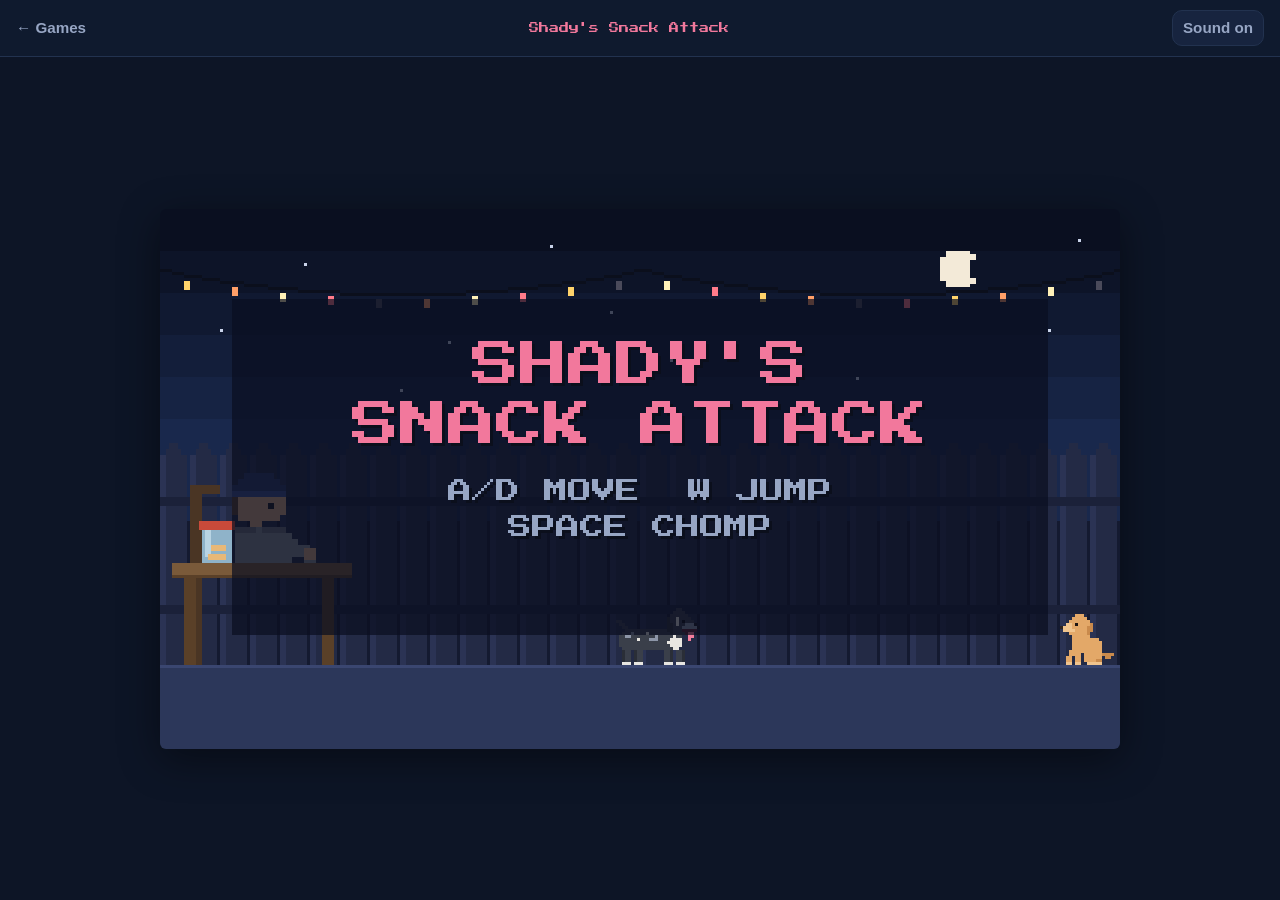
<file: games/shadys-snack-attack/index.html>
<!doctype html>
<html lang="en">
<head>
  <meta charset="utf-8">
  <meta name="viewport" content="width=device-width, initial-scale=1, viewport-fit=cover">
  <meta name="color-scheme" content="dark">
  <title>Shady's Snack Attack · Dan Groshan</title>
  <meta name="description" content="Shady's Snack Attack: a tiny pixel game.">
  <link rel="icon" href="../../favicon.svg" type="image/svg+xml">
  <link rel="preconnect" href="https://fonts.googleapis.com">
  <link rel="preconnect" href="https://fonts.gstatic.com" crossorigin>
  <link href="https://fonts.googleapis.com/css2?family=Press+Start+2P&display=swap" rel="stylesheet">
  <link rel="stylesheet" href="../../style.css">
  <style>
    body { display: flex; flex-direction: column; height: 100dvh; overflow: hidden; }
    .bar {
      display: flex; align-items: center; justify-content: space-between; gap: 12px;
      padding: 10px 16px; border-bottom: 1px solid var(--line); background: var(--panel);
      font: 600 .95rem/1.2 -apple-system, BlinkMacSystemFont, "Segoe UI", Roboto, sans-serif;
    }
    .bar a { color: var(--muted); text-decoration: none; }
    .bar a:hover, .bar a:focus-visible { color: var(--text); }
    .bar h1 { margin: 0; font: 10px/1.4 "Press Start 2P", monospace; color: var(--games); text-align: center; }
    .bar button {
      font: inherit; color: var(--muted); background: var(--raised); border: 1px solid var(--line);
      border-radius: 10px; padding: 6px 10px; cursor: pointer; min-width: 44px; min-height: 36px;
    }
    .bar button:focus-visible { outline: 2px solid var(--games); outline-offset: 2px; }

    .game { position: relative; flex: 1; min-height: 0; display: flex; flex-direction: column; align-items: center; justify-content: center; }
    canvas {
      display: block; image-rendering: pixelated; image-rendering: crisp-edges;
      touch-action: none; border-radius: 6px; box-shadow: 0 10px 40px rgba(0,0,0,.45);
    }

    .pad { display: none; width: 100%; max-width: 520px; padding: 12px 16px calc(12px + env(safe-area-inset-bottom)); justify-content: space-between; gap: 12px; }
    .touch .pad { display: flex; }
    .pad .grp { display: flex; gap: 10px; }
    .pad button {
      width: 68px; height: 68px; border-radius: 16px; border: 2px solid var(--line);
      background: rgba(23,36,63,.85); color: var(--text);
      font: 10px/1 "Press Start 2P", monospace; touch-action: none; user-select: none; -webkit-user-select: none;
      -webkit-touch-callout: none;
    }
    .pad button.on { background: var(--games); color: #0d1526; border-color: var(--games); }
    .pad .arrow { font-size: 18px; }

    /* embedded in the Games page: no header, just a small floating Sound button */
    .embedded .bar { position: absolute; top: 8px; right: 8px; z-index: 3; padding: 0; border: 0; background: none; }
    .embedded .bar a, .embedded .bar h1 { display: none; }
    .embedded .bar button { font-size: .8rem; min-height: 30px; padding: 4px 8px; opacity: .9; }

    /* landscape phones: controls float over the bottom corners of the game */
    @media (orientation: landscape) {
      .touch .pad { position: absolute; left: 0; right: 0; bottom: 0; max-width: none; pointer-events: none; }
      .touch .pad button { pointer-events: auto; opacity: .85; }
    }
  </style>
</head>
<body>
  <header class="bar">
    <a href="../">← Games</a>
    <h1>Shady's Snack Attack</h1>
    <button id="mute" type="button" aria-pressed="false">Sound off</button>
  </header>

  <div class="game" id="game">
    <canvas id="screen" width="320" height="180" aria-label="Shady's Snack Attack game screen"></canvas>
    <div class="pad" aria-label="Touch controls">
      <div class="grp">
        <button class="arrow" data-act="left" aria-label="Move left">◀</button>
        <button class="arrow" data-act="right" aria-label="Move right">▶</button>
      </div>
      <div class="grp">
        <button data-act="jump" aria-label="Jump">JUMP</button>
        <button data-act="chomp" aria-label="Chomp">CHOMP</button>
      </div>
    </div>
  </div>

<script>
(() => {
  'use strict';

  // ------------------------------------------------------------------ setup
  const W = 320, H = 180, FLOOR = 152;
  const TREATS_PER_ROUND = 25;            // a round is exactly 25 throws, so 25 is a perfect score
  const GRAV_TREAT = 260, GRAV_DOG = 520;
  const RUN = 100, JUMP_V = -178;
  // CHOMP: jaws open wide (catch window), then snap shut, then a short cooldown
  const JAWS_OPEN = 0.16, JAWS_SNAP = 0.08, CHOMP_COOLDOWN = 0.25;
  const TREAT_SPEED = 1.2;                // treats fly 20% faster along the same arcs
  const FONT = '"Press Start 2P", monospace';
  const reduceMotion = matchMedia('(prefers-reduced-motion: reduce)').matches;
  const isTouch = matchMedia('(pointer: coarse)').matches || 'ontouchstart' in window;
  if (isTouch) document.body.classList.add('touch');
  let embedded = false;
  try { embedded = window.self !== window.top; } catch { embedded = true; }
  if (embedded) document.body.classList.add('embedded');

  const cv = document.getElementById('screen');
  const ctx = cv.getContext('2d');
  ctx.imageSmoothingEnabled = false;

  const store = {
    get(k, d) { try { const v = localStorage.getItem(k); return v === null ? d : v; } catch { return d; } },
    set(k, v) { try { localStorage.setItem(k, v); } catch {} },
  };

  // ------------------------------------------------------------------ sprites
  function sprite(rows, pal) {
    const h = rows.length, w = Math.max(...rows.map(r => r.length));
    const c = document.createElement('canvas'); c.width = w; c.height = h;
    const x = c.getContext('2d');
    rows.forEach((r, j) => { for (let i = 0; i < r.length; i++) { const ch = r[i]; if (ch !== '.') { x.fillStyle = pal[ch]; x.fillRect(i, j, 1, 1); } } });
    return c;
  }
  function flip(c) {
    const f = document.createElement('canvas'); f.width = c.width; f.height = c.height;
    const x = f.getContext('2d'); x.translate(c.width, 0); x.scale(-1, 1); x.drawImage(c, 0, 0); return f;
  }

  // Shady — Mini Aussiedoodle: merle coat, white blaze/bib/socks, tongue out (see docs/characters.md)
  const SH = { k: '#3a3f4a', d: '#2a2e37', g: '#8d96a8', w: '#e8e6e1', n: '#15171c', p: '#f27d9c', m: '#5a2232', e: '#0b0c10' };
  const SH_TOP = [
    '......................kk......',
    '.....................kkkk.....',
    '....................kkkkkk....',
    '...................dkkwkkkk...',
    '..kk...............dkkwkekkk..',
    '...kk..............ddkwkkgggn.',
    '....kk.............ddkkkgggggn',
    '.....kkkkkkkkkkkkkkddkkkmmmmm.',
    '....kkkgkkkkwkkkkkkkdkkkkmpp..',
    '...kkggkkkkkkkkgkkkkkwkk..pp..',
    '...kkkkkkwkkkgggkkkkwwww..p...',
    '...kkkkkkkkkkkkkkkkwwwww......',
    '...kkkkkkkkkkkkkkkkkwwww......',
    '....kkkkkkkkkkkkkkkkkww.......',
  ];
  const SH_TOP_CHOMP = SH_TOP.slice();
  SH_TOP_CHOMP[7]  = '.....kkkkkkkkkkkkkkddkkkggggg.';
  SH_TOP_CHOMP[8]  = '....kkkgkkkkwkkkkkkkdkkkkgg...';
  SH_TOP_CHOMP[9]  = '...kkggkkkkkkkkgkkkkkwkk......';
  SH_TOP_CHOMP[10] = '...kkkkkkwkkkgggkkkkwwww......';
  // jaws wide open: muzzle tips up, lower jaw drops, teeth showing
  const SH_TOP_WIDE = SH_TOP.slice();
  SH_TOP_WIDE[4]  = '..kk...............dkkwkekkkgn';
  SH_TOP_WIDE[5]  = '...kk..............ddkwkkggggg';
  SH_TOP_WIDE[6]  = '....kk.............ddkkkkwmwmw';
  SH_TOP_WIDE[7]  = '.....kkkkkkkkkkkkkkddkkkkmmmmm';
  SH_TOP_WIDE[8]  = '....kkkgkkkkwkkkkkkkdkkkmmmmm.';
  SH_TOP_WIDE[9]  = '...kkggkkkkkkkkgkkkkkwkkmmppm.';
  SH_TOP_WIDE[10] = '...kkkkkkwkkkgggkkkkwwwwwmwmw.';
  SH_TOP_WIDE[11] = '...kkkkkkkkkkkkkkkkwwwwwgggg..';
  const LEGS = {
    stand: ['....dkk.dkk.......kkd.kkd.....', '....dkk.dkk.......kkd.kkd.....', '....dkk.dkk.......kkd.kkd.....', '....dkk.dkk.......kkd.kkd.....', '....www.www.......www.www.....'],
    runA:  ['...dkk...dkk.....kkd...kkd....', '..dkk.....dkk...kkd.....kkd...', '..dkk.....dkk...kkd.....kkd...', '.dkk.......dkk.kkd.......kkd..', '.www.......www.www.......www..'],
    runB:  ['....dkkdkk........kkdkkd......', '....dkkdkk........kkdkkd......', '....dkkdkk........kkdkkd......', '....dkkdkk........kkdkkd......', '....wwwwww........wwwwww......'],
    jump:  ['...dkkk.dkkk.....kkkd.kkkd....', '..dkkk...dkkk...kkkd...kkkd...', '..www.....www...www.....www...', '..............................', '..............................'],
  };
  const shady = {};
  for (const [name, legs] of Object.entries(LEGS)) {
    for (const [mouth, top] of [['open', SH_TOP], ['chomp', SH_TOP_CHOMP], ['wide', SH_TOP_WIDE]]) {
      const r = sprite(top.concat(legs), SH);
      shady[`${name}-${mouth}-R`] = r; shady[`${name}-${mouth}-L`] = flip(r);
    }
  }
  const SH_W = 30, SH_H = 19;

  // Noodles — Mini Goldendoodle, sitting on the sidelines (cosmetic)
  const NO = { o: '#e3a868', D: '#c98a4c', L: '#f0c48e', n: '#2e2420', e: '#1d1512' };
  const NO_BODY = [
    '..........ooo.......',
    '.........ooooo......',
    '........ooooooo.....',
    '.......DooooeoLL....',
    '.......DDoooooLLLn..',
    '.......DDooooLLLL...',
    '........Doooooo.....',
    '........oooooo......',
    '.....ooooooooo......',
    '....oooooooooo......',
    '....oooooooooo......',
    '....oooooooooo......',
    '....ooooooooooo.....',
    '....oooooo.oooo.....',
    '....oooooo.oo.oo....',
    '....DDoooo.oo.oo....',
    '....LLLLL..LL.LL....',
  ];
  const tailA = NO_BODY.slice(), tailB = NO_BODY.slice();
  tailA[10] = '..D.oooooooooo......'; tailA[11] = '.DD.oooooooooo......'; tailA[12] = 'DD..ooooooooooo.....';
  tailB[12] = '....ooooooooooo.....'; tailB[13] = 'DDDDoooooo.oooo.....'; tailB[14] = '.DD.oooooo.oo.oo....';
  const noodles = [flip(sprite(tailA, NO)), flip(sprite(tailB, NO))];

  // Dan — plain pixel guy: grey sweatsuit + navy beanie, seated (drawn at 2x)
  const DA = { n: '#2b3a67', c: '#3d5090', s: '#d9a982', h: '#5a4030', e: '#1b1b22', g: '#8a8f99', G: '#6d717a' };
  const dan = sprite([
    '......nnnnn.......',
    '.....nnnnnnn......',
    '....nnnnnnnnn.....',
    '....ccccccccc.....',
    '....hssssssss.....',
    '....hsssssess.....',
    '....hssssssss.....',
    '.....sssssss......',
    '.......ss.........',
    '....GGGGgGGGG.....',
    '...ggggggggggg....',
    '...ggggggggggg....',
    '...ggggggggggg....',
    '...ggggggggggg....',
    '...ggggggggggg....',
    '...ggggggggggg....',
  ], DA);
  const DAN_X = 16, DAN_Y = 88, HAND_REST = [50, 115], HAND_THROW = [58, 90];

  // Treats — bone biscuits, two spin frames
  const TR = { b: '#a8723f', B: '#e8b877' };
  const treatH = sprite(['.b...b.', 'bBBBBBb', 'bBBBBBb', '.b...b.'], TR);
  const treatV = sprite(['.bb.', 'bBBb', '.BB.', '.BB.', '.BB.', 'bBBb', '.bb.'], TR);

  // ------------------------------------------------------------------ static background
  const bg = document.createElement('canvas'); bg.width = W; bg.height = H;
  (function paintBackground() {
    const b = bg.getContext('2d');
    b.fillStyle = '#141a30'; b.fillRect(0, 0, W, H);   // must be fully opaque: the game never clears the canvas
    const bands = ['#0a0f20', '#0d1428', '#101931', '#131e3a', '#162343', '#19284c'];
    bands.forEach((c, i) => { b.fillStyle = c; b.fillRect(0, i * 14, W, 14); });
    b.fillStyle = '#19284c'; b.fillRect(0, 84, W, 20);
    // moon (crescent)
    b.fillStyle = '#f3ead8'; b.fillRect(262, 14, 8, 12); b.fillRect(260, 16, 2, 8); b.fillRect(270, 15, 2, 2); b.fillRect(270, 23, 2, 2);
    // stars
    b.fillStyle = '#c9d3ea';
    [[20, 40], [48, 18], [96, 44], [130, 12], [170, 50], [204, 26], [232, 56], [296, 40], [306, 10], [150, 34], [80, 60]].forEach(([x, y]) => b.fillRect(x, y, 1, 1));
    // fence
    for (let x = 0; x < W; x += 10) {
      b.fillStyle = '#232a45'; b.fillRect(x, 82, 9, 70);
      b.fillStyle = '#2b3354'; b.fillRect(x, 82, 2, 70);
      b.fillStyle = '#232a45'; b.fillRect(x + 2, 80, 5, 2); b.fillRect(x + 3, 78, 3, 2);
    }
    b.fillStyle = '#1b2139'; b.fillRect(0, 96, W, 3); b.fillRect(0, 132, W, 3);
    // patio floor
    for (let y = FLOOR; y < H; y += 8) {
      for (let x = (y / 8) % 2 ? -8 : 0; x < W; x += 16) {
        b.fillStyle = ((x + y) / 8) % 2 ? '#26304f' : '#2c375a'; b.fillRect(x, y, 16, 8);
      }
    }
    b.fillStyle = '#3a4670'; b.fillRect(0, FLOOR, W, 1);
    // chair back
    b.fillStyle = '#4a3524'; b.fillRect(10, 92, 4, 60); b.fillRect(10, 92, 10, 3);
    // table
    b.fillStyle = '#5a4028'; b.fillRect(8, 122, 4, 30); b.fillRect(54, 122, 4, 30);
    // treat jar
    b.fillStyle = '#8fb3c9'; b.fillRect(14, 106, 10, 12); b.fillStyle = '#b9d4e3'; b.fillRect(15, 107, 2, 9);
    b.fillStyle = '#e8b877'; b.fillRect(17, 112, 5, 2); b.fillRect(16, 115, 6, 2);
    b.fillStyle = '#c94a3a'; b.fillRect(13, 104, 12, 3);
  })();
  function drawTableTop() {
    ctx.fillStyle = '#7a5a3a'; ctx.fillRect(4, 118, 60, 5);
    ctx.fillStyle = '#5a4028'; ctx.fillRect(4, 122, 60, 1);
    ctx.drawImage(bg, 13, 104, 12, 14, 13, 104, 12, 14); // jar sits on the table
  }

  const BULB_COLORS = ['#ffd36b', '#ff9f68', '#fff1b8', '#ff7b8a'];
  function drawLights(t) {
    for (let x = 0; x <= W; x += 2) {
      const u = (x % 160) / 160, y = 20 + Math.round(16 * u * (1 - u) * 4 * .5);
      ctx.fillStyle = '#0b0f1c'; ctx.fillRect(x, y, 2, 1);
    }
    for (let i = 0, x = 8; x < W; x += 16, i++) {
      const u = (x % 160) / 160, y = 22 + Math.round(16 * u * (1 - u) * 4 * .5);
      const on = reduceMotion || ((Math.floor(t * 2) + i) % 5 !== 0);
      ctx.fillStyle = on ? BULB_COLORS[i % 4] : '#4a4a5a'; ctx.fillRect(x, y, 2, 3);
    }
  }

  function drawArm(hand) {
    // 2x-pixel arm from Dan's shoulder to his hand
    const [sx, sy] = [DAN_X + 22, DAN_Y + 22], [hx, hy] = hand;
    const steps = Math.max(Math.abs(hx - sx), Math.abs(hy - sy)) / 2;
    ctx.fillStyle = '#8a8f99';
    for (let i = 0; i <= steps; i++) {
      const x = Math.round((sx + (hx - sx) * i / steps) / 2) * 2, y = Math.round((sy + (hy - sy) * i / steps) / 2) * 2;
      ctx.fillRect(x - 2, y - 2, 4, 4);
    }
    ctx.fillStyle = '#d9a982'; ctx.fillRect(hx - 2, hy - 2, 4, 4);
  }

  // ------------------------------------------------------------------ text
  function text(str, x, y, { size = 8, color = '#e8edf7', align = 'left', shadow = '#0b0f1c' } = {}) {
    ctx.font = `${size}px ${FONT}`; ctx.textAlign = align; ctx.textBaseline = 'top';
    ctx.fillStyle = shadow; ctx.fillText(str, x + 1, y + 1);
    ctx.fillStyle = color; ctx.fillText(str, x, y);
  }

  // ------------------------------------------------------------------ sound: mixer
  // Browsers only allow audio after the first key/tap. One "Sound" button mutes music + effects.
  let audio = null, master = null, musicBus = null, sfxBus = null, noiseBuf = null;
  let muted = store.get('ssa-muted', '0') === '1';
  const muteBtn = document.getElementById('mute');
  function syncMute() {
    muteBtn.textContent = muted ? 'Sound off' : 'Sound on'; muteBtn.setAttribute('aria-pressed', String(!muted));
    if (master) master.gain.setValueAtTime(muted ? 0 : 1, audio.currentTime);
  }
  function unlockAudio() {
    if (!audio) {
      try {
        audio = new (window.AudioContext || window.webkitAudioContext)();
        master = audio.createGain(); master.connect(audio.destination);
        musicBus = audio.createGain(); musicBus.gain.value = .5; musicBus.connect(master);
        sfxBus = audio.createGain(); sfxBus.connect(master);
        noiseBuf = audio.createBuffer(1, audio.sampleRate / 2, audio.sampleRate);
        const d = noiseBuf.getChannelData(0); for (let i = 0; i < d.length; i++) d[i] = Math.random() * 2 - 1;
        syncMute();
      } catch { audio = null; }
    }
    if (audio && audio.state === 'suspended') audio.resume();
  }
  function tone(freq, dur, { type = 'square', to = null, vol = .06, delay = 0, at = 0, bus = sfxBus } = {}) {
    if (!audio) return;
    const t0 = at || audio.currentTime + delay, o = audio.createOscillator(), g = audio.createGain();
    o.type = type; o.frequency.setValueAtTime(freq, t0);
    if (to) o.frequency.exponentialRampToValueAtTime(to, t0 + dur);
    g.gain.setValueAtTime(vol, t0); g.gain.exponentialRampToValueAtTime(.0001, t0 + dur);
    o.connect(g).connect(bus); o.start(t0); o.stop(t0 + dur + .02);
  }
  function noise(dur, { vol = .1, delay = 0, at = 0, bus = sfxBus, filter = 'highpass', freq = 1000, q = .7 } = {}) {
    if (!audio) return;
    const t0 = at || audio.currentTime + delay, s = audio.createBufferSource(), f = audio.createBiquadFilter(), g = audio.createGain();
    s.buffer = noiseBuf; f.type = filter; f.frequency.value = freq; f.Q.value = q;
    g.gain.setValueAtTime(vol, t0); g.gain.exponentialRampToValueAtTime(.0001, t0 + dur);
    s.connect(f).connect(g).connect(bus); s.start(t0, Math.random() * .3); s.stop(t0 + dur + .02);
  }

  // ------------------------------------------------------------------ sound: effects
  const sfx = {
    start: () => { tone(440, .08); tone(660, .08, { delay: .09 }); tone(880, .12, { delay: .18 }); },
    jump:  () => tone(280, .12, { to: 620, vol: .05 }),
    open:  () => tone(420, .06, { type: 'triangle', to: 640, vol: .04 }),          // jaws open: little "hah"
    // CHOMP + caught: big crunchy bite, double crunch, sparkle
    crunch: () => {
      noise(.12, { vol: .35, filter: 'lowpass', freq: 2800 });
      tone(240, .13, { to: 60, vol: .12 });
      noise(.09, { vol: .22, filter: 'bandpass', freq: 1800, q: 1.5, delay: .07 });
      tone(988, .07, { vol: .05, delay: .1 }); tone(1319, .14, { vol: .05, delay: .16 });
    },
    // CHOMP + missed: hollow teeth clack and a sad little drop
    whiff: () => {
      noise(.03, { vol: .16, filter: 'bandpass', freq: 3200, q: 4 });
      tone(900, .025, { type: 'triangle', vol: .08 });
      tone(200, .12, { to: 110, vol: .06, delay: .03 });
    },
    // treat bounces off Shady's head: cartoon BONK
    bonk: () => {
      tone(1400, .02, { vol: .07 });
      tone(620, .18, { type: 'triangle', to: 150, vol: .2 });
      tone(310, .14, { type: 'square', to: 90, vol: .05, delay: .02 });
    },
    end:   () => { tone(660, .12); tone(520, .12, { delay: .13 }); tone(440, .12, { delay: .26 }); tone(330, .35, { delay: .39 }); },
  };
  muteBtn.addEventListener('click', () => { muted = !muted; store.set('ssa-muted', muted ? '1' : '0'); unlockAudio(); syncMute(); });
  syncMute();

  // ------------------------------------------------------------------ sound: music
  // Original bouncy chiptune loop, 16 bars at 140 bpm (~27s): square lead, triangle bass, noise drums.
  const STEP = 60 / 140 / 2;              // one eighth note
  const ROOT = { C: 36, Am: 45, F: 41, G: 43, Em: 40 };
  const BARS = ['C', 'Am', 'F', 'G', 'C', 'Am', 'F|G', 'C', 'F', 'G', 'Em', 'Am', 'F', 'G', 'C', 'C'];
  const MEL = [
    72, 0, 76, 79, 76, 0, 72, 74,   76, 0, 72, 69, 72, 0, 76, 0,
    77, 0, 76, 77, 81, 0, 77, 76,   74, 0, 71, 74, 79, 0, 0, 0,
    72, 0, 76, 79, 84, 0, 79, 76,   81, 0, 79, 76, 72, 0, 69, 72,
    77, 76, 74, 72, 74, 0, 71, 74,  72, 0, 79, 0, 72, 0, 0, 0,
    69, 72, 77, 72, 69, 72, 77, 79, 71, 74, 79, 74, 71, 74, 79, 81,
    79, 76, 71, 76, 79, 83, 79, 76, 81, 0, 76, 0, 72, 0, 76, 81,
    77, 81, 84, 81, 77, 0, 76, 77,  79, 0, 74, 0, 71, 74, 77, 79,
    84, 0, 79, 76, 72, 76, 79, 84,  0, 0, 72, 0, 0, 0, 0, 0,
  ];
  const midi = n => 440 * Math.pow(2, (n - 69) / 12);
  let musicOn = false, mStep = 0, mNext = 0, mTimer = null;
  function playStep(i, t) {
    const bar = Math.floor(i / 8), beat = i % 8;
    const chord = BARS[bar].includes('|') ? BARS[bar].split('|')[beat < 4 ? 0 : 1] : BARS[bar];
    const opt = { at: t, bus: musicBus };
    if (MEL[i]) tone(midi(MEL[i]), STEP * .9, { ...opt, vol: .045 });
    const r = ROOT[chord];
    tone(midi([r, r + 12, r, r + 12, r, r + 12, r + 7, r + 12][beat]), STEP * .8, { ...opt, type: 'triangle', vol: .13 });
    if (beat === 0 || beat === 4 || (bar % 2 && beat === 5)) tone(150, .12, { ...opt, type: 'sine', to: 45, vol: .35 });  // kick
    if (beat === 2 || beat === 6 || (bar === 15 && beat >= 4)) noise(.09, { ...opt, vol: .12, freq: 1800 });                 // snare
    noise(.025, { ...opt, vol: beat % 2 ? .025 : .045, freq: 7000 });                                                          // hat
  }
  function schedule() {
    if (!musicOn || !audio) return;
    if (mNext < audio.currentTime) mNext = audio.currentTime + .05;   // tab was throttled: don't burst-play
    while (mNext < audio.currentTime + .12) { playStep(mStep, mNext); mStep = (mStep + 1) % MEL.length; mNext += STEP; }
  }
  function musicStart() {
    if (!audio || musicOn) return;
    musicOn = true; mStep = 0; mNext = audio.currentTime + .08; mTimer = setInterval(schedule, 25); schedule();
  }
  function musicStop() { musicOn = false; clearInterval(mTimer); }

  // ------------------------------------------------------------------ game state
  let state = 'title', paused = false, overAt = 0, clock = 0;
  const BEST_KEY = 'ssa-best-25';         // new key: old 30-second bests aren't comparable
  let score = 0, best = Number(store.get(BEST_KEY, '0')) || 0, newBest = false;
  let thrown = 0, doneAt = 0, nextThrow = 1, throwAnim = 0, thrownThisAnim = false;
  const dog = { x: 150, y: FLOOR - SH_H, vy: 0, face: 1, ground: true, chomp: 0, cooldown: 0, caught: 0, runT: 0 };
  let treats = [], pops = [], crumbs = [];
  const input = { left: false, right: false };

  function reset() {
    score = 0; newBest = false; thrown = 0; doneAt = 0; nextThrow = .8; throwAnim = 0;
    treats = []; pops = []; crumbs = [];
    Object.assign(dog, { x: 150, y: FLOOR - SH_H, vy: 0, face: -1, ground: true, chomp: 0, cooldown: 0, caught: 0, runT: 0 });
  }
  function start() { reset(); state = 'play'; paused = false; sfx.start(); musicStart(); }

  function rnd(a, b) { return a + Math.random() * (b - a); }
  function launch() {
    const [x0, y0] = HAND_THROW;
    const vy = rnd(-215, -115), tx = rnd(76, 304);
    const t = (-vy + Math.sqrt(vy * vy + 2 * GRAV_TREAT * (FLOOR - 3 - y0))) / GRAV_TREAT;
    thrown++;
    treats.push({ x: x0, y: y0, vx: (tx - x0) / t * TREAT_SPEED, vy: vy * TREAT_SPEED, spin: 0, bounced: false });
  }

  // catch area while the jaws are wide open: ~13x13 px around the open mouth (about 2x the old bite)
  function mouthBox() {
    return { x: dog.face > 0 ? dog.x + 21 : dog.x - 4, y: dog.y + 1, w: 13, h: 13 };
  }
  const jawsOpen = () => dog.chomp > JAWS_SNAP;
  function bodyBox() { return { x: dog.x + 3, y: dog.y + 1, w: SH_W - 6, h: SH_H - 1 }; }
  const inBox = (p, b) => p.x >= b.x && p.x <= b.x + b.w && p.y >= b.y && p.y <= b.y + b.h;

  function update(dt) {
    clock += dt;
    if (state !== 'play' || paused) return;

    // Dan's throwing rhythm: steady, random, one treat every ~1-1.5s, 25 in total
    nextThrow -= dt;
    if (nextThrow <= 0 && thrown < TREATS_PER_ROUND && throwAnim <= 0) { throwAnim = .3; thrownThisAnim = false; nextThrow = rnd(.95, 1.5); }
    if (throwAnim > 0) {
      throwAnim -= dt;
      if (!thrownThisAnim && throwAnim < .15) { launch(); thrownThisAnim = true; }
    }

    // Shady
    const dir = (input.right ? 1 : 0) - (input.left ? 1 : 0);
    if (dir) { dog.face = dir; dog.runT += dt; }
    dog.x = Math.max(64, Math.min(W - SH_W - 2, dog.x + dir * RUN * dt));
    dog.vy += GRAV_DOG * dt; dog.y += dog.vy * dt;
    if (dog.y >= FLOOR - SH_H) { dog.y = FLOOR - SH_H; dog.vy = 0; dog.ground = true; }
    const wasOpen = jawsOpen();
    dog.chomp = Math.max(0, dog.chomp - dt); dog.cooldown = Math.max(0, dog.cooldown - dt);
    if (wasOpen && !jawsOpen()) { dog.caught ? sfx.crunch() : sfx.whiff(); }   // the SNAP

    // treats
    const mouth = mouthBox(), body = bodyBox();
    for (const t of treats) {
      t.vy += GRAV_TREAT * TREAT_SPEED * TREAT_SPEED * dt; t.x += t.vx * dt; t.y += t.vy * dt; t.spin += dt;
      if (jawsOpen() && inBox(t, mouth)) {
        t.dead = true; score++; dog.caught++;
        pops.push({ x: t.x, y: t.y - 6, life: .7 });
        continue;
      }
      if (!t.bounced && t.vy > 0 && inBox(t, body) && !(jawsOpen() && inBox(t, mouth))) {
        t.bounced = true; t.vy = -Math.abs(t.vy) * .45; t.vx = (t.x < dog.x + SH_W / 2 ? -1 : 1) * rnd(30, 60); sfx.bonk();
      }
      if (t.y >= FLOOR - 2) {
        t.dead = true;
        for (let i = 0; i < 4; i++) crumbs.push({ x: t.x, y: FLOOR - 1, vx: rnd(-30, 30), vy: rnd(-60, -20), life: .4 });
      }
      if (t.x < -10 || t.x > W + 10) t.dead = true;
    }
    treats = treats.filter(t => !t.dead);
    for (const p of pops) { p.life -= dt; p.y -= 14 * dt; }
    pops = pops.filter(p => p.life > 0);
    for (const c of crumbs) { c.life -= dt; c.vy += 300 * dt; c.x += c.vx * dt; c.y = Math.min(FLOOR - 1, c.y + c.vy * dt); }
    crumbs = crumbs.filter(c => c.life > 0);

    // round ends a beat after the last treat is caught or lands
    if (thrown >= TREATS_PER_ROUND && treats.length === 0 && throwAnim <= 0) {
      if (!doneAt) doneAt = clock;
      if (clock - doneAt > .6) {
        state = 'over'; overAt = clock;
        if (score > best) { best = score; newBest = true; store.set(BEST_KEY, String(best)); }
        musicStop(); sfx.end();
      }
    }
  }

  function draw() {
    ctx.drawImage(bg, 0, 0);
    drawLights(clock);

    // Dan + arm
    ctx.drawImage(dan, DAN_X, DAN_Y, dan.width * 2, dan.height * 2);
    drawArm(throwAnim > 0 ? HAND_THROW : HAND_REST);
    drawTableTop();

    // Noodles on the sidelines, wagging
    const wag = reduceMotion ? 0 : Math.floor(clock * 4) % 2;
    ctx.drawImage(noodles[wag], 298, FLOOR - noodles[0].height);

    // Shady
    let legs = 'stand';
    if (!dog.ground) legs = 'jump';
    else if ((input.left || input.right) && state === 'play') legs = Math.floor(dog.runT * 10) % 2 ? 'runA' : 'runB';
    const mouthState = jawsOpen() ? 'wide' : dog.chomp > 0 ? 'chomp' : 'open';
    ctx.drawImage(shady[`${legs}-${mouthState}-${dog.face > 0 ? 'R' : 'L'}`], Math.round(dog.x), Math.round(dog.y));

    // treats, crumbs, +1s
    for (const t of treats) {
      const s = Math.floor(t.spin * 10) % 2 ? treatV : treatH;
      ctx.drawImage(s, Math.round(t.x - s.width / 2), Math.round(t.y - s.height / 2));
    }
    ctx.fillStyle = '#e8b877';
    for (const c of crumbs) ctx.fillRect(Math.round(c.x), Math.round(c.y), 1, 1);
    for (const p of pops) text('+1', Math.round(p.x), Math.round(p.y), { color: '#ffd36b' });

    // HUD
    if (state !== 'title') {
      text(`TREATS ${score}`, 6, 6);
      const left = TREATS_PER_ROUND - thrown;
      text(`LEFT ${left}`, W - 6, 6, { align: 'right', color: left <= 5 ? '#f2789c' : '#e8edf7' });
    }

    if (state === 'title') {
      panel();
      text("SHADY'S", W / 2, 44, { size: 16, align: 'center', color: '#f2789c' });
      text('SNACK ATTACK', W / 2, 64, { size: 16, align: 'center', color: '#f2789c' });
      if (isTouch) {
        text('◀ ▶ MOVE  JUMP  CHOMP', W / 2, 94, { align: 'center', color: '#97a6c4' });
      } else {
        text('A/D MOVE  W JUMP', W / 2, 90, { align: 'center', color: '#97a6c4' });
        text('SPACE CHOMP', W / 2, 102, { align: 'center', color: '#97a6c4' });
      }
      blinkText(isTouch ? 'TAP TO START' : 'PRESS ANY KEY', 120);
    } else if (state === 'over') {
      panel();
      text(score === TREATS_PER_ROUND ? 'PERFECT!' : "THAT'S ALL!", W / 2, 48, { size: 16, align: 'center', color: score === TREATS_PER_ROUND ? '#ffd36b' : '#f2789c' });
      text(`TREATS  ${score}/${TREATS_PER_ROUND}`, W / 2, 76, { align: 'center' });
      text(newBest ? `NEW BEST!  ${best}` : `BEST  ${best}`, W / 2, 90, { align: 'center', color: newBest ? '#ffd36b' : '#97a6c4' });
      if (clock - overAt > .8) blinkText(isTouch ? 'TAP TO PLAY AGAIN' : 'ENTER TO PLAY AGAIN', 116);
    } else if (paused) {
      panel();
      text('PAUSED', W / 2, 70, { size: 16, align: 'center' });
      blinkText(isTouch ? 'TAP TO RESUME' : 'PRESS ANY KEY', 100);
    }
  }
  function panel() { ctx.fillStyle = 'rgba(10,15,32,.72)'; ctx.fillRect(24, 30, W - 48, 112); }
  function blinkText(str, y) { if (reduceMotion || Math.floor(clock * 2) % 2 === 0) text(str, W / 2, y, { align: 'center', color: '#e8edf7' }); }

  // ------------------------------------------------------------------ actions
  function jump() { if (state === 'play' && !paused && dog.ground) { dog.vy = JUMP_V; dog.ground = false; sfx.jump(); } }
  function chomp() {
    if (state !== 'play' || paused || dog.cooldown > 0) return;
    dog.chomp = JAWS_OPEN + JAWS_SNAP; dog.cooldown = JAWS_OPEN + JAWS_SNAP + CHOMP_COOLDOWN; dog.caught = 0; sfx.open();
  }
  // returns true when the press was used to start/restart/resume
  function primary() {
    unlockAudio();
    if (state === 'title') { start(); return true; }
    if (state === 'over') { if (clock - overAt > .8) start(); return true; }
    if (paused) { paused = false; musicStart(); return true; }
    return false;
  }

  // keyboard
  const KEYS = { KeyA: 'left', ArrowLeft: 'left', KeyD: 'right', ArrowRight: 'right', KeyW: 'jump', ArrowUp: 'jump', Space: 'chomp', Enter: 'chomp' };
  addEventListener('keydown', e => {
    if (e.target.closest && e.target.closest('a, button') && (e.code === 'Enter' || e.code === 'Space')) return;
    const act = KEYS[e.code];
    if (act || e.code === 'KeyM') e.preventDefault();
    if (e.code === 'KeyM') { muteBtn.click(); return; }
    if (e.repeat && act !== 'left' && act !== 'right') return;
    if (primary()) return;
    if (act === 'left' || act === 'right') input[act] = true;
    else if (act === 'jump') jump();
    else if (act === 'chomp') chomp();
  });
  addEventListener('keyup', e => { const act = KEYS[e.code]; if (act === 'left' || act === 'right') input[act] = false; });
  addEventListener('blur', () => { input.left = input.right = false; });

  // touch buttons
  document.querySelectorAll('.pad button').forEach(btn => {
    const act = btn.dataset.act;
    const down = e => {
      e.preventDefault(); btn.setPointerCapture?.(e.pointerId); btn.classList.add('on');
      if (primary()) return;
      if (act === 'left' || act === 'right') input[act] = true;
      else if (act === 'jump') jump();
      else chomp();
    };
    const up = e => { btn.classList.remove('on'); if (act === 'left' || act === 'right') input[act] = false; };
    btn.addEventListener('pointerdown', down);
    btn.addEventListener('pointerup', up); btn.addEventListener('pointercancel', up); btn.addEventListener('lostpointercapture', up);
    btn.addEventListener('contextmenu', e => e.preventDefault());
  });
  cv.addEventListener('pointerdown', e => { e.preventDefault(); primary(); });

  document.addEventListener('visibilitychange', () => {
    if (document.hidden && state === 'play') { paused = true; input.left = input.right = false; musicStop(); }
  });




  // ------------------------------------------------------------------ sizing
  const game = document.getElementById('game'), pad = document.querySelector('.pad');
  function fit() {
    const portraitTouch = isTouch && innerHeight > innerWidth;
    const availW = game.clientWidth - 16;
    const availH = game.clientHeight - 16 - (portraitTouch ? pad.offsetHeight : 0);
    let s = Math.min(availW / W, availH / H);
    if (s >= 2) s = Math.floor(s);
    s = Math.max(s, .5);
    cv.style.width = `${Math.floor(W * s)}px`; cv.style.height = `${Math.floor(H * s)}px`;
  }
  addEventListener('resize', fit);
  addEventListener('orientationchange', fit);

  // ------------------------------------------------------------------ loop
  let last = performance.now();
  function frame(now) {
    // rAF's timestamp can precede the performance.now() taken at startup, so clamp at 0
    const dt = Math.max(0, Math.min(.05, (now - last) / 1000)); last = now;
    update(dt); draw();
    requestAnimationFrame(frame);
  }
  const ready = document.fonts && document.fonts.load ? document.fonts.load(`8px ${FONT}`).catch(() => {}) : Promise.resolve();
  Promise.race([ready, new Promise(r => setTimeout(r, 1500))]).then(() => { fit(); requestAnimationFrame(frame); });
  fit();
})();
</script>
</body>
</html>
</file>
<file: style.css>
/* dangroshan.dev — dark-blue theme. Rules: docs/style-guide.md */
:root {
  --bg:        #0d1526;
  --panel:     #0f1a2e;
  --raised:    #17243f;
  --line:      #22324f;
  --text:      #e8edf7;
  --muted:     #97a6c4;
  --cream:     #f3ead8;

  /* character accents */
  --noodles:   #e3a868;   /* apricot gold */
  --shady:     #8d96a8;   /* merle grey */
  --tongue:    #f27d9c;   /* Shady's tongue pink */

  /* section accents */
  --home:      #e3a868;
  --work:      #6d8cff;
  --projects:  #5fc28a;
  --movies:    #b084e8;
  --games:     #f2789c;
}

* { box-sizing: border-box; }
html, body { margin: 0; height: 100%; }
body {
  display: flex;
  background: var(--bg);
  color: var(--text);
  font-family: "Fraunces", Georgia, serif;
  overflow: hidden;
}

/* ---------- sidebar ---------- */
.sidebar {
  flex: 0 0 210px;
  display: flex; flex-direction: column;
  padding: 28px 16px;
  background: var(--panel);
  border-right: 1px solid var(--line);
  z-index: 2;
}
.brand {
  margin: 0 10px 24px;
  font-style: italic; font-weight: 600; font-size: 1.2rem;
  color: var(--cream); text-decoration: none;
}
.nav { display: flex; flex-direction: column; gap: 4px; }
.nav a {
  display: flex; align-items: center; gap: 10px;
  padding: 10px 14px; border-radius: 12px;
  font: 600 0.98rem/1.2 -apple-system, BlinkMacSystemFont, "Segoe UI", Roboto, sans-serif;
  color: var(--muted); text-decoration: none;
  transition: background .15s, color .15s;
}
.nav a:hover { background: var(--raised); color: var(--text); }
.nav a[aria-current="page"] { background: var(--raised); color: var(--text); box-shadow: inset 3px 0 0 var(--c); }
.nav a:focus-visible { outline: 2px solid var(--c); outline-offset: 2px; }
.dot { width: 10px; height: 10px; border-radius: 50%; flex: none; background: var(--c); }

/* ---------- placeholder scene ---------- */
main { position: relative; flex: 1; overflow: hidden; }
.headline {
  position: absolute; z-index: 1; left: 0; right: 0; top: 8vh;
  display: flex; flex-direction: column; align-items: center; gap: 12px;
  padding: 0 16px; text-align: center; pointer-events: none;
}
.headline h1 {
  margin: 0;
  font-style: italic; font-weight: 600;
  font-size: clamp(2.4rem, 8vw, 5.5rem);
  color: var(--cream);
  text-shadow: 0 0 24px rgba(243,234,216,.25);
}
/* paper grain over the whole scene panel (part of the paper-cutout style) */
main::after {
  content: ""; position: absolute; inset: 0; pointer-events: none;
  background-image: url("data:image/svg+xml,%3Csvg xmlns='http://www.w3.org/2000/svg' width='240' height='240'%3E%3Cfilter id='n'%3E%3CfeTurbulence type='fractalNoise' baseFrequency='.9' numOctaves='2' seed='2'/%3E%3CfeColorMatrix values='0 0 0 0 1 0 0 0 0 1 0 0 0 0 1 0 0 0 .07 0'/%3E%3C/filter%3E%3Crect width='100%25' height='100%25' filter='url(%23n)'/%3E%3C/svg%3E");
}
main svg { position: absolute; inset: 0; width: 100%; height: 100%; display: block; }

.page-home main     { background: linear-gradient(#0a1120 0%, #13213f 55%, #1b3058 100%); }
.page-work main     { background: linear-gradient(#08101f 0%, #0f1d3a 60%, #142849 100%); }
.page-projects main { background: linear-gradient(#0b1729 0%, #12294a 60%, #18365e 100%); }
.page-movies main   { background: #0c1226; }
.page-games main    { background: linear-gradient(#0a0f20 0%, #111a38 60%, #18234a 100%); }

/* ---------- Games page: embedded player ---------- */
main.arcade { display: flex; flex-direction: column; background: var(--bg); }
main.arcade::after { display: none; }
.arcade-bar {
  display: flex; align-items: center; justify-content: space-between; gap: 12px; flex-wrap: wrap;
  padding: 14px 20px; border-bottom: 1px solid var(--line);
  font: 600 .92rem/1.2 -apple-system, BlinkMacSystemFont, "Segoe UI", Roboto, sans-serif;
}
.game-tabs { display: flex; gap: 6px; flex-wrap: wrap; }
.game-tabs a {
  color: var(--muted); text-decoration: none; padding: 8px 14px; border-radius: 999px;
  border: 1px solid var(--line); background: var(--panel);
}
.game-tabs a:hover { color: var(--text); background: var(--raised); }
.game-tabs a[aria-current] { color: var(--bg); background: var(--games); border-color: var(--games); }
.game-tabs a:focus-visible, .popout:focus-visible { outline: 2px solid var(--games); outline-offset: 2px; }
.popout { color: var(--muted); text-decoration: none; }
.popout:hover { color: var(--text); }
.player { flex: 1; width: 100%; min-height: 0; border: 0; display: block; background: var(--bg); }
@media (max-width: 700px) {
  .arcade-bar { padding: 10px 12px; }
}

/* ---------- shared animations ---------- */
.twinkle { animation: twinkle 2.4s ease-in-out infinite alternate; }
.wag     { transform-box: fill-box; transform-origin: 90% 90%; animation: wag .45s ease-in-out infinite alternate; }
.pant    { transform-box: fill-box; transform-origin: 50% 0; animation: pant .35s ease-in-out infinite alternate; }
.float   { animation: float 2.6s ease-in-out infinite alternate; }
.paddle  { animation: paddle 1.6s ease-in-out infinite alternate; }
.spin    { transform-box: fill-box; transform-origin: center; animation: spin .6s linear infinite; }
.tug     { animation: tug 1.1s ease-in-out infinite alternate; }
.tide    { animation: tide 4s ease-in-out infinite alternate; }
.bounce  { animation: bounce 1s cubic-bezier(.5,0,.5,1) infinite alternate; }

@keyframes twinkle { from { opacity: .25; } to { opacity: 1; } }
@keyframes wag     { from { transform: rotate(-14deg); } to { transform: rotate(14deg); } }
@keyframes pant    { from { transform: scaleY(.85); } to { transform: scaleY(1.1); } }
@keyframes float   { from { transform: translateY(-10px); } to { transform: translateY(10px); } }
@keyframes paddle  { from { transform: translateY(-3px) rotate(-1deg); } to { transform: translateY(3px) rotate(1deg); } }
@keyframes spin    { from { transform: rotate(0); } to { transform: rotate(360deg); } }
@keyframes tug     { from { transform: translateX(-14px); } to { transform: translateX(14px); } }
@keyframes tide    { from { transform: translateX(-24px); } to { transform: translateX(24px); } }
@keyframes bounce  { from { transform: translateY(-120px); } to { transform: translateY(0); } }

@media (prefers-reduced-motion: reduce) {
  main svg * { animation: none !important; }
}

/* ---------- phones: sidebar becomes a top bar ---------- */
@media (max-width: 700px) {
  body { flex-direction: column; }
  .sidebar {
    flex: none; flex-direction: row; align-items: center;
    padding: 10px 12px; border-right: 0; border-bottom: 1px solid var(--line);
    overflow-x: auto;
  }
  .brand { display: none; }
  .nav { flex-direction: row; gap: 4px; }
  .nav a { padding: 8px 12px; font-size: .92rem; }
  .nav a[aria-current="page"] { box-shadow: inset 0 -3px 0 var(--c); }
  .dot { width: 8px; height: 8px; }
}
</file>
